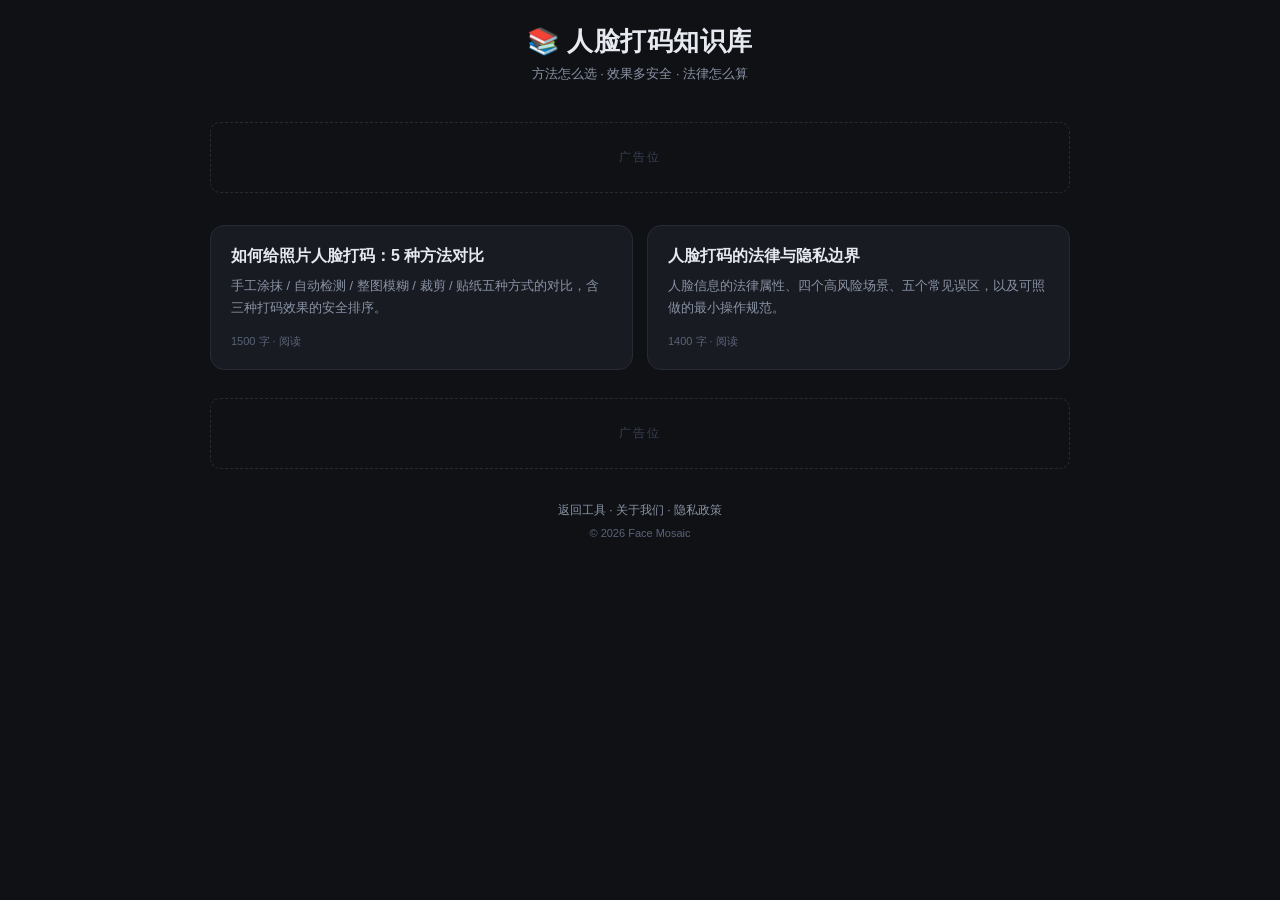
<file: blog/index.html>
<!DOCTYPE html>
<html lang="zh-CN">
<head>
<meta charset="UTF-8">
<meta name="viewport" content="width=device-width, initial-scale=1.0">
<title>人脸打码知识库 · 方法与法律</title>
<meta name="description" content="人脸打码实用指南：五种方法对比、三种效果的安全排序、法律风险与操作规范。">
<link rel="canonical" href="https://haixiansheng.github.io/face-mosaic/blog/" />
<link rel="stylesheet" href="../style.css">
<link rel="icon" type="image/png" sizes="32x32" href="../favicon-32.png">
<link rel="icon" type="image/png" sizes="512x512" href="../favicon-512.png">
<link rel="apple-touch-icon" sizes="180x180" href="../apple-touch-icon.png">
<meta name="theme-color" content="#0b0d11">
<meta property="og:type" content="website">
<meta property="og:site_name" content="免费在线图片工具">
<meta property="og:title" content="人脸打码知识库 · 方法与法律">
<meta property="og:description" content="人脸打码实用指南：五种方法对比、三种效果的安全排序、法律风险与操作规范。">
<meta property="og:url" content="https://haixiansheng.github.io/face-mosaic/blog/">
<meta property="og:image" content="https://haixiansheng.github.io/face-mosaic/og-zh.png">
<meta property="og:image:width" content="1200">
<meta property="og:image:height" content="630">
<meta property="og:locale" content="zh_CN">
<meta name="twitter:card" content="summary_large_image">
<meta name="twitter:title" content="人脸打码知识库 · 方法与法律">
<meta name="twitter:description" content="人脸打码实用指南：五种方法对比、三种效果的安全排序、法律风险与操作规范。">
<meta name="twitter:image" content="https://haixiansheng.github.io/face-mosaic/og-zh.png">
</head>
<body>
<div class="app">
  <header>
    <h1>📚 人脸打码知识库</h1>
    <p class="sub">方法怎么选 · 效果多安全 · 法律怎么算</p>
  </header>

  <div class="ad-slot ad-top"></div>

  <div class="cards">
    <a class="card" href="how-to-blur-faces.html">
      <h3>如何给照片人脸打码：5 种方法对比</h3>
      <p>手工涂抹 / 自动检测 / 整图模糊 / 裁剪 / 贴纸五种方式的对比，含三种打码效果的安全排序。</p>
      <span class="card-meta">1500 字 · 阅读</span>
    </a>
    <a class="card" href="face-blur-law-and-privacy.html">
      <h3>人脸打码的法律与隐私边界</h3>
      <p>人脸信息的法律属性、四个高风险场景、五个常见误区，以及可照做的最小操作规范。</p>
      <span class="card-meta">1400 字 · 阅读</span>
    </a>
  </div>

  <div class="ad-slot ad-bottom"></div>

  <footer>
    <nav class="foot-nav">
      <a href="../index.html">返回工具</a> ·
      <a href="../about.html">关于我们</a> ·
      <a href="../privacy.html">隐私政策</a>
    </nav>
    <p class="copy">© 2026 Face Mosaic</p>
  </footer>
</div>
</body>
</html>
</file>
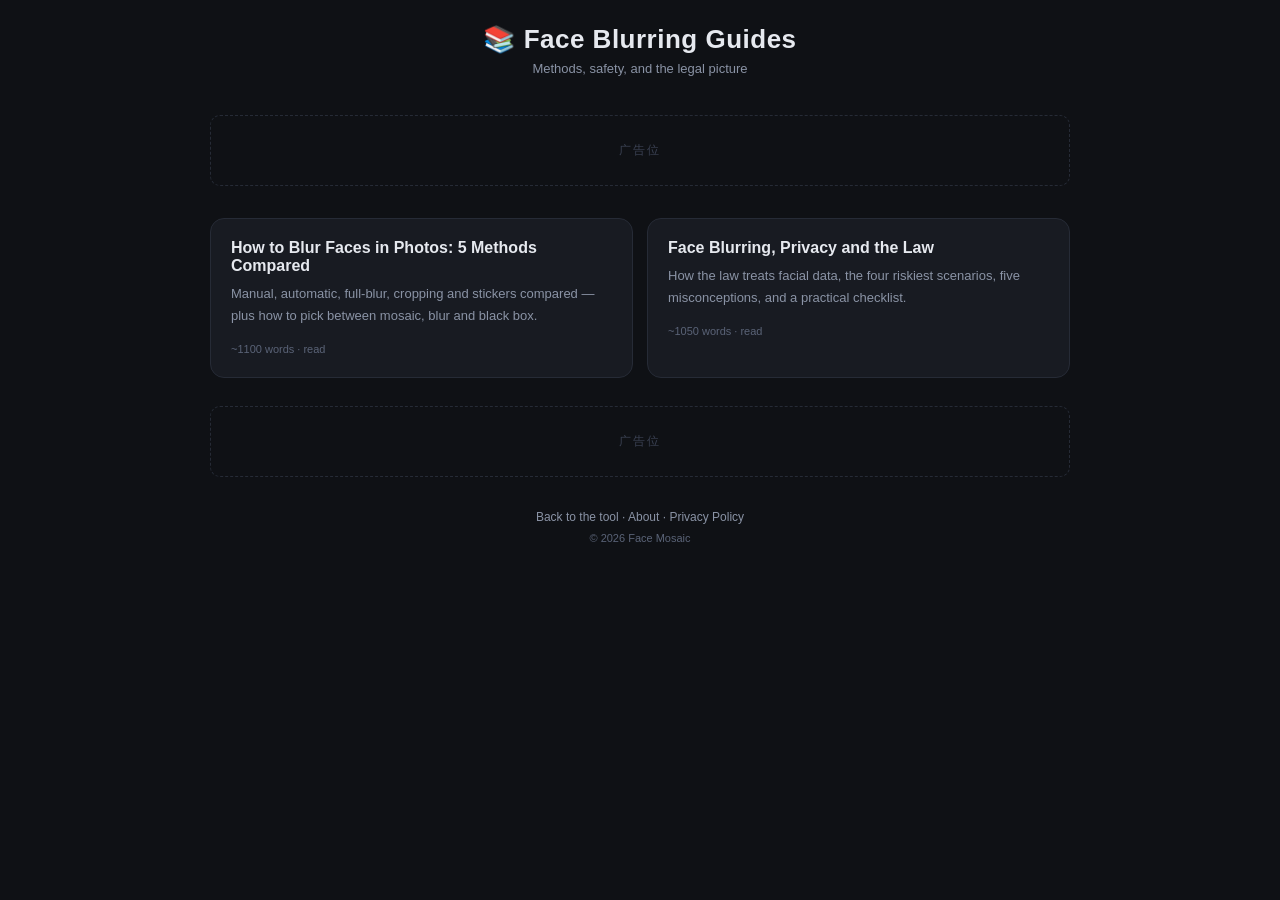
<file: en/blog/index.html>
<!DOCTYPE html>
<html lang="en">
<head>
<meta charset="UTF-8">
<meta name="viewport" content="width=device-width, initial-scale=1.0">
<title>Face Blurring Guides · Methods & Law</title>
<meta name="description" content="Practical guides to face blurring: method comparison, safety of each effect, and the legal considerations.">
<link rel="canonical" href="https://haixiansheng.github.io/face-mosaic/en/blog/" />
<link rel="stylesheet" href="../../style.css">
<link rel="icon" type="image/png" sizes="32x32" href="../../favicon-32.png">
<link rel="icon" type="image/png" sizes="512x512" href="../../favicon-512.png">
<link rel="apple-touch-icon" sizes="180x180" href="../../apple-touch-icon.png">
<meta name="theme-color" content="#0b0d11">
<meta property="og:type" content="website">
<meta property="og:site_name" content="Free Online Image Tools">
<meta property="og:title" content="Face Blurring Guides · Methods & Law">
<meta property="og:description" content="Practical guides to face blurring: method comparison, safety of each effect, and the legal considerations.">
<meta property="og:url" content="https://haixiansheng.github.io/face-mosaic/en/blog/">
<meta property="og:image" content="https://haixiansheng.github.io/face-mosaic/og-en.png">
<meta property="og:image:width" content="1200">
<meta property="og:image:height" content="630">
<meta property="og:locale" content="en_US">
<meta name="twitter:card" content="summary_large_image">
<meta name="twitter:title" content="Face Blurring Guides · Methods & Law">
<meta name="twitter:description" content="Practical guides to face blurring: method comparison, safety of each effect, and the legal considerations.">
<meta name="twitter:image" content="https://haixiansheng.github.io/face-mosaic/og-en.png">
</head>
<body>
<div class="app">
  <header>
    <h1>📚 Face Blurring Guides</h1>
    <p class="sub">Methods, safety, and the legal picture</p>
  </header>

  <div class="ad-slot ad-top"></div>

  <div class="cards">
    <a class="card" href="how-to-blur-faces.html">
      <h3>How to Blur Faces in Photos: 5 Methods Compared</h3>
      <p>Manual, automatic, full-blur, cropping and stickers compared — plus how to pick between mosaic, blur and black box.</p>
      <span class="card-meta">~1100 words · read</span>
    </a>
    <a class="card" href="face-blur-law-and-privacy.html">
      <h3>Face Blurring, Privacy and the Law</h3>
      <p>How the law treats facial data, the four riskiest scenarios, five misconceptions, and a practical checklist.</p>
      <span class="card-meta">~1050 words · read</span>
    </a>
  </div>

  <div class="ad-slot ad-bottom"></div>

  <footer>
    <nav class="foot-nav">
      <a href="../../en/index.html">Back to the tool</a> ·
      <a href="../about.html">About</a> ·
      <a href="../privacy.html">Privacy Policy</a>
    </nav>
    <p class="copy">© 2026 Face Mosaic</p>
  </footer>
</div>
</body>
</html>
</file>
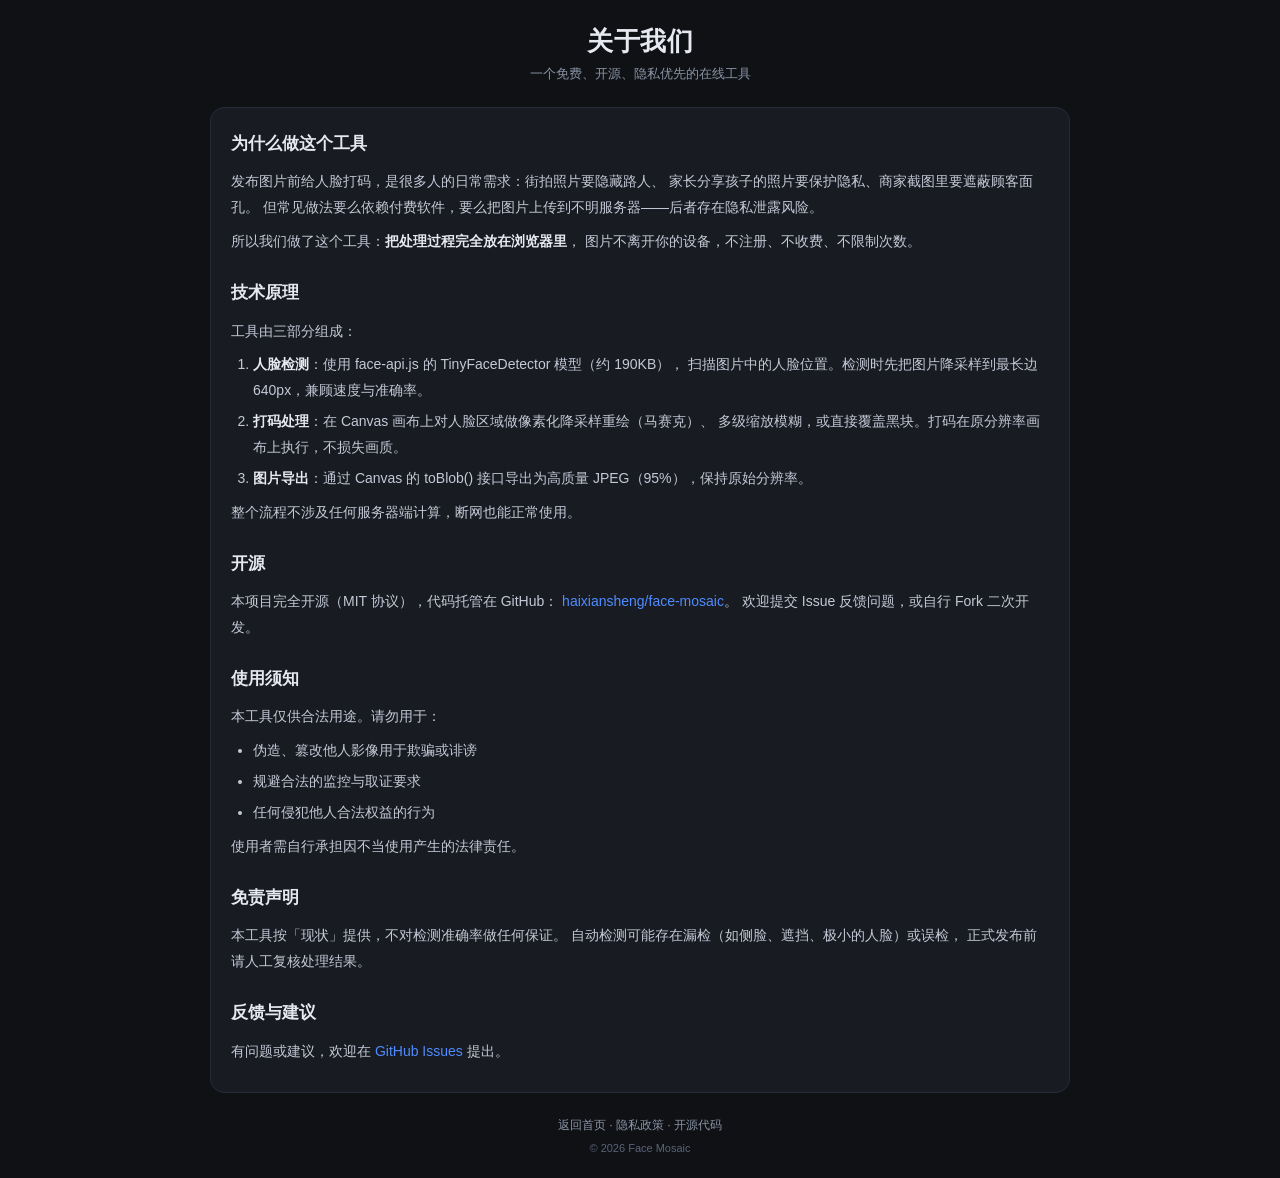
<file: about.html>
<!DOCTYPE html>
<html lang="zh-CN">
<head>
<meta charset="UTF-8">
<meta name="viewport" content="width=device-width, initial-scale=1.0">
<title>关于我们 · 人脸马赛克工具</title>
<meta name="description" content="关于人脸马赛克工具：为什么做这个工具、技术原理、开源说明。">
<link rel="stylesheet" href="style.css">
<link rel="canonical" href="https://haixiansheng.github.io/face-mosaic/about.html" />
<link rel="alternate" hreflang="zh-CN" href="https://haixiansheng.github.io/face-mosaic/about.html" />
<link rel="alternate" hreflang="en" href="https://haixiansheng.github.io/face-mosaic/en/about.html" />
<link rel="icon" type="image/png" sizes="32x32" href="favicon-32.png">
<link rel="icon" type="image/png" sizes="512x512" href="favicon-512.png">
<link rel="apple-touch-icon" sizes="180x180" href="apple-touch-icon.png">
<meta name="theme-color" content="#0b0d11">
<meta property="og:type" content="website">
<meta property="og:site_name" content="免费在线图片工具">
<meta property="og:title" content="关于我们 · 人脸马赛克工具">
<meta property="og:description" content="关于人脸马赛克工具：为什么做这个工具、技术原理、开源说明。">
<meta property="og:url" content="https://haixiansheng.github.io/face-mosaic/about.html">
<meta property="og:image" content="https://haixiansheng.github.io/face-mosaic/og-zh.png">
<meta property="og:image:width" content="1200">
<meta property="og:image:height" content="630">
<meta property="og:locale" content="zh_CN">
<meta name="twitter:card" content="summary_large_image">
<meta name="twitter:title" content="关于我们 · 人脸马赛克工具">
<meta name="twitter:description" content="关于人脸马赛克工具：为什么做这个工具、技术原理、开源说明。">
<meta name="twitter:image" content="https://haixiansheng.github.io/face-mosaic/og-zh.png">
</head>
<body>
<div class="app">
  <header>
    <h1>关于我们</h1>
    <p class="sub">一个免费、开源、隐私优先的在线工具</p>
  </header>

  <section class="panel content">
    <h2>为什么做这个工具</h2>
    <p>发布图片前给人脸打码，是很多人的日常需求：街拍照片要隐藏路人、
       家长分享孩子的照片要保护隐私、商家截图里要遮蔽顾客面孔。
       但常见做法要么依赖付费软件，要么把图片上传到不明服务器——后者存在隐私泄露风险。</p>
    <p>所以我们做了这个工具：<b>把处理过程完全放在浏览器里</b>，
       图片不离开你的设备，不注册、不收费、不限制次数。</p>

    <h2>技术原理</h2>
    <p>工具由三部分组成：</p>
    <ol>
      <li><b>人脸检测</b>：使用 face-api.js 的 TinyFaceDetector 模型（约 190KB），
          扫描图片中的人脸位置。检测时先把图片降采样到最长边 640px，兼顾速度与准确率。</li>
      <li><b>打码处理</b>：在 Canvas 画布上对人脸区域做像素化降采样重绘（马赛克）、
          多级缩放模糊，或直接覆盖黑块。打码在原分辨率画布上执行，不损失画质。</li>
      <li><b>图片导出</b>：通过 Canvas 的 toBlob() 接口导出为高质量 JPEG（95%），保持原始分辨率。</li>
    </ol>
    <p>整个流程不涉及任何服务器端计算，断网也能正常使用。</p>

    <h2>开源</h2>
    <p>本项目完全开源（MIT 协议），代码托管在 GitHub：
       <a href="https://github.com/haixiansheng/face-mosaic" target="_blank" rel="noopener">haixiansheng/face-mosaic</a>。
       欢迎提交 Issue 反馈问题，或自行 Fork 二次开发。</p>

    <h2>使用须知</h2>
    <p>本工具仅供合法用途。请勿用于：</p>
    <ul>
      <li>伪造、篡改他人影像用于欺骗或诽谤</li>
      <li>规避合法的监控与取证要求</li>
      <li>任何侵犯他人合法权益的行为</li>
    </ul>
    <p>使用者需自行承担因不当使用产生的法律责任。</p>

    <h2>免责声明</h2>
    <p>本工具按「现状」提供，不对检测准确率做任何保证。
       自动检测可能存在漏检（如侧脸、遮挡、极小的人脸）或误检，
       正式发布前请人工复核处理结果。</p>

    <h2>反馈与建议</h2>
    <p>有问题或建议，欢迎在
       <a href="https://github.com/haixiansheng/face-mosaic/issues" target="_blank" rel="noopener">GitHub Issues</a> 提出。</p>
  </section>

  <footer>
    <nav class="foot-nav">
      <a href="index.html">返回首页</a> ·
      <a href="privacy.html">隐私政策</a> ·
      <a href="https://github.com/haixiansheng/face-mosaic" target="_blank" rel="noopener">开源代码</a>
    </nav>
    <p class="copy">© 2026 Face Mosaic</p>
  </footer>
</div>
</body>
</html>
</file>
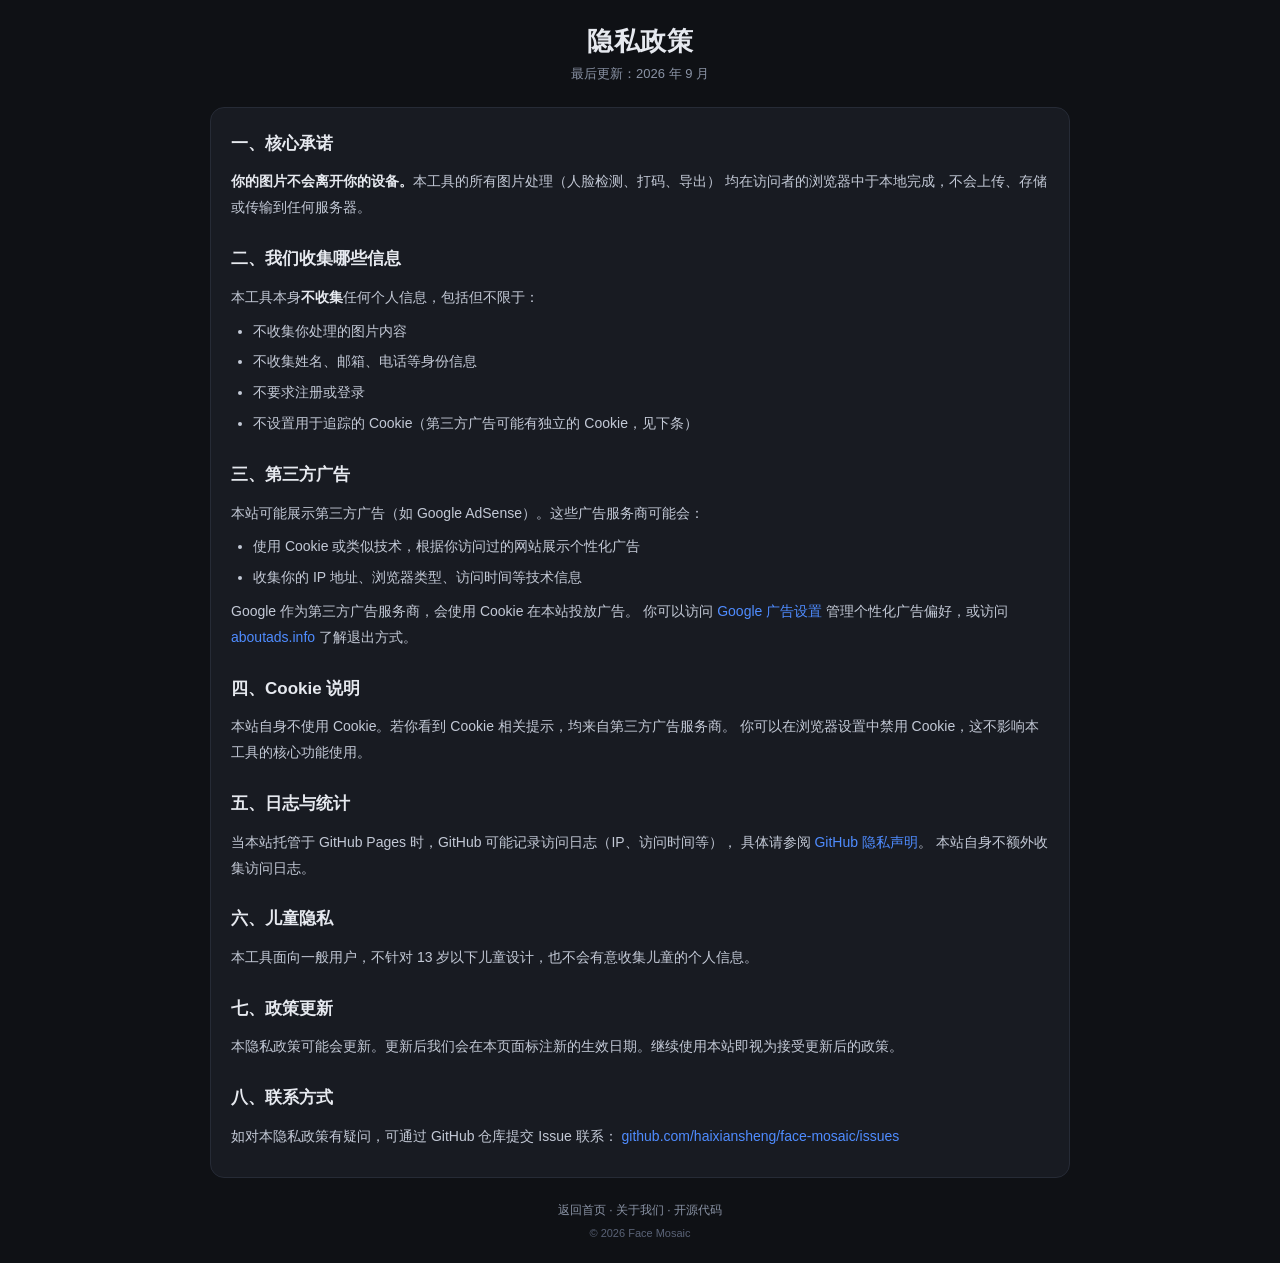
<file: privacy.html>
<!DOCTYPE html>
<html lang="zh-CN">
<head>
<meta charset="UTF-8">
<meta name="viewport" content="width=device-width, initial-scale=1.0">
<title>隐私政策 · 人脸马赛克工具</title>
<meta name="description" content="人脸马赛克工具的隐私政策，说明我们如何处理你的数据与隐私。">
<link rel="stylesheet" href="style.css">
<link rel="canonical" href="https://haixiansheng.github.io/face-mosaic/privacy.html" />
<link rel="alternate" hreflang="zh-CN" href="https://haixiansheng.github.io/face-mosaic/privacy.html" />
<link rel="alternate" hreflang="en" href="https://haixiansheng.github.io/face-mosaic/en/privacy.html" />
<link rel="icon" type="image/png" sizes="32x32" href="favicon-32.png">
<link rel="icon" type="image/png" sizes="512x512" href="favicon-512.png">
<link rel="apple-touch-icon" sizes="180x180" href="apple-touch-icon.png">
<meta name="theme-color" content="#0b0d11">
<meta property="og:type" content="website">
<meta property="og:site_name" content="免费在线图片工具">
<meta property="og:title" content="隐私政策 · 人脸马赛克工具">
<meta property="og:description" content="人脸马赛克工具的隐私政策，说明我们如何处理你的数据与隐私。">
<meta property="og:url" content="https://haixiansheng.github.io/face-mosaic/privacy.html">
<meta property="og:image" content="https://haixiansheng.github.io/face-mosaic/og-zh.png">
<meta property="og:image:width" content="1200">
<meta property="og:image:height" content="630">
<meta property="og:locale" content="zh_CN">
<meta name="twitter:card" content="summary_large_image">
<meta name="twitter:title" content="隐私政策 · 人脸马赛克工具">
<meta name="twitter:description" content="人脸马赛克工具的隐私政策，说明我们如何处理你的数据与隐私。">
<meta name="twitter:image" content="https://haixiansheng.github.io/face-mosaic/og-zh.png">
</head>
<body>
<div class="app">
  <header>
    <h1>隐私政策</h1>
    <p class="sub">最后更新：2026 年 9 月</p>
  </header>

  <section class="panel content">
    <h2>一、核心承诺</h2>
    <p><b>你的图片不会离开你的设备。</b>本工具的所有图片处理（人脸检测、打码、导出）
       均在访问者的浏览器中于本地完成，不会上传、存储或传输到任何服务器。</p>

    <h2>二、我们收集哪些信息</h2>
    <p>本工具本身<b>不收集</b>任何个人信息，包括但不限于：</p>
    <ul>
      <li>不收集你处理的图片内容</li>
      <li>不收集姓名、邮箱、电话等身份信息</li>
      <li>不要求注册或登录</li>
      <li>不设置用于追踪的 Cookie（第三方广告可能有独立的 Cookie，见下条）</li>
    </ul>

    <h2>三、第三方广告</h2>
    <p>本站可能展示第三方广告（如 Google AdSense）。这些广告服务商可能会：</p>
    <ul>
      <li>使用 Cookie 或类似技术，根据你访问过的网站展示个性化广告</li>
      <li>收集你的 IP 地址、浏览器类型、访问时间等技术信息</li>
    </ul>
    <p>Google 作为第三方广告服务商，会使用 Cookie 在本站投放广告。
       你可以访问 <a href="https://www.google.com/settings/ads" target="_blank" rel="noopener">Google 广告设置</a>
       管理个性化广告偏好，或访问
       <a href="https://www.aboutads.info/choices/" target="_blank" rel="noopener">aboutads.info</a>
       了解退出方式。</p>

    <h2>四、Cookie 说明</h2>
    <p>本站自身不使用 Cookie。若你看到 Cookie 相关提示，均来自第三方广告服务商。
       你可以在浏览器设置中禁用 Cookie，这不影响本工具的核心功能使用。</p>

    <h2>五、日志与统计</h2>
    <p>当本站托管于 GitHub Pages 时，GitHub 可能记录访问日志（IP、访问时间等），
       具体请参阅
       <a href="https://docs.github.com/site-policy/privacy-policies/github-privacy-statement" target="_blank" rel="noopener">GitHub 隐私声明</a>。
       本站自身不额外收集访问日志。</p>

    <h2>六、儿童隐私</h2>
    <p>本工具面向一般用户，不针对 13 岁以下儿童设计，也不会有意收集儿童的个人信息。</p>

    <h2>七、政策更新</h2>
    <p>本隐私政策可能会更新。更新后我们会在本页面标注新的生效日期。继续使用本站即视为接受更新后的政策。</p>

    <h2>八、联系方式</h2>
    <p>如对本隐私政策有疑问，可通过 GitHub 仓库提交 Issue 联系：
       <a href="https://github.com/haixiansheng/face-mosaic/issues" target="_blank" rel="noopener">github.com/haixiansheng/face-mosaic/issues</a></p>
  </section>

  <footer>
    <nav class="foot-nav">
      <a href="index.html">返回首页</a> ·
      <a href="about.html">关于我们</a> ·
      <a href="https://github.com/haixiansheng/face-mosaic" target="_blank" rel="noopener">开源代码</a>
    </nav>
    <p class="copy">© 2026 Face Mosaic</p>
  </footer>
</div>
</body>
</html>
</file>
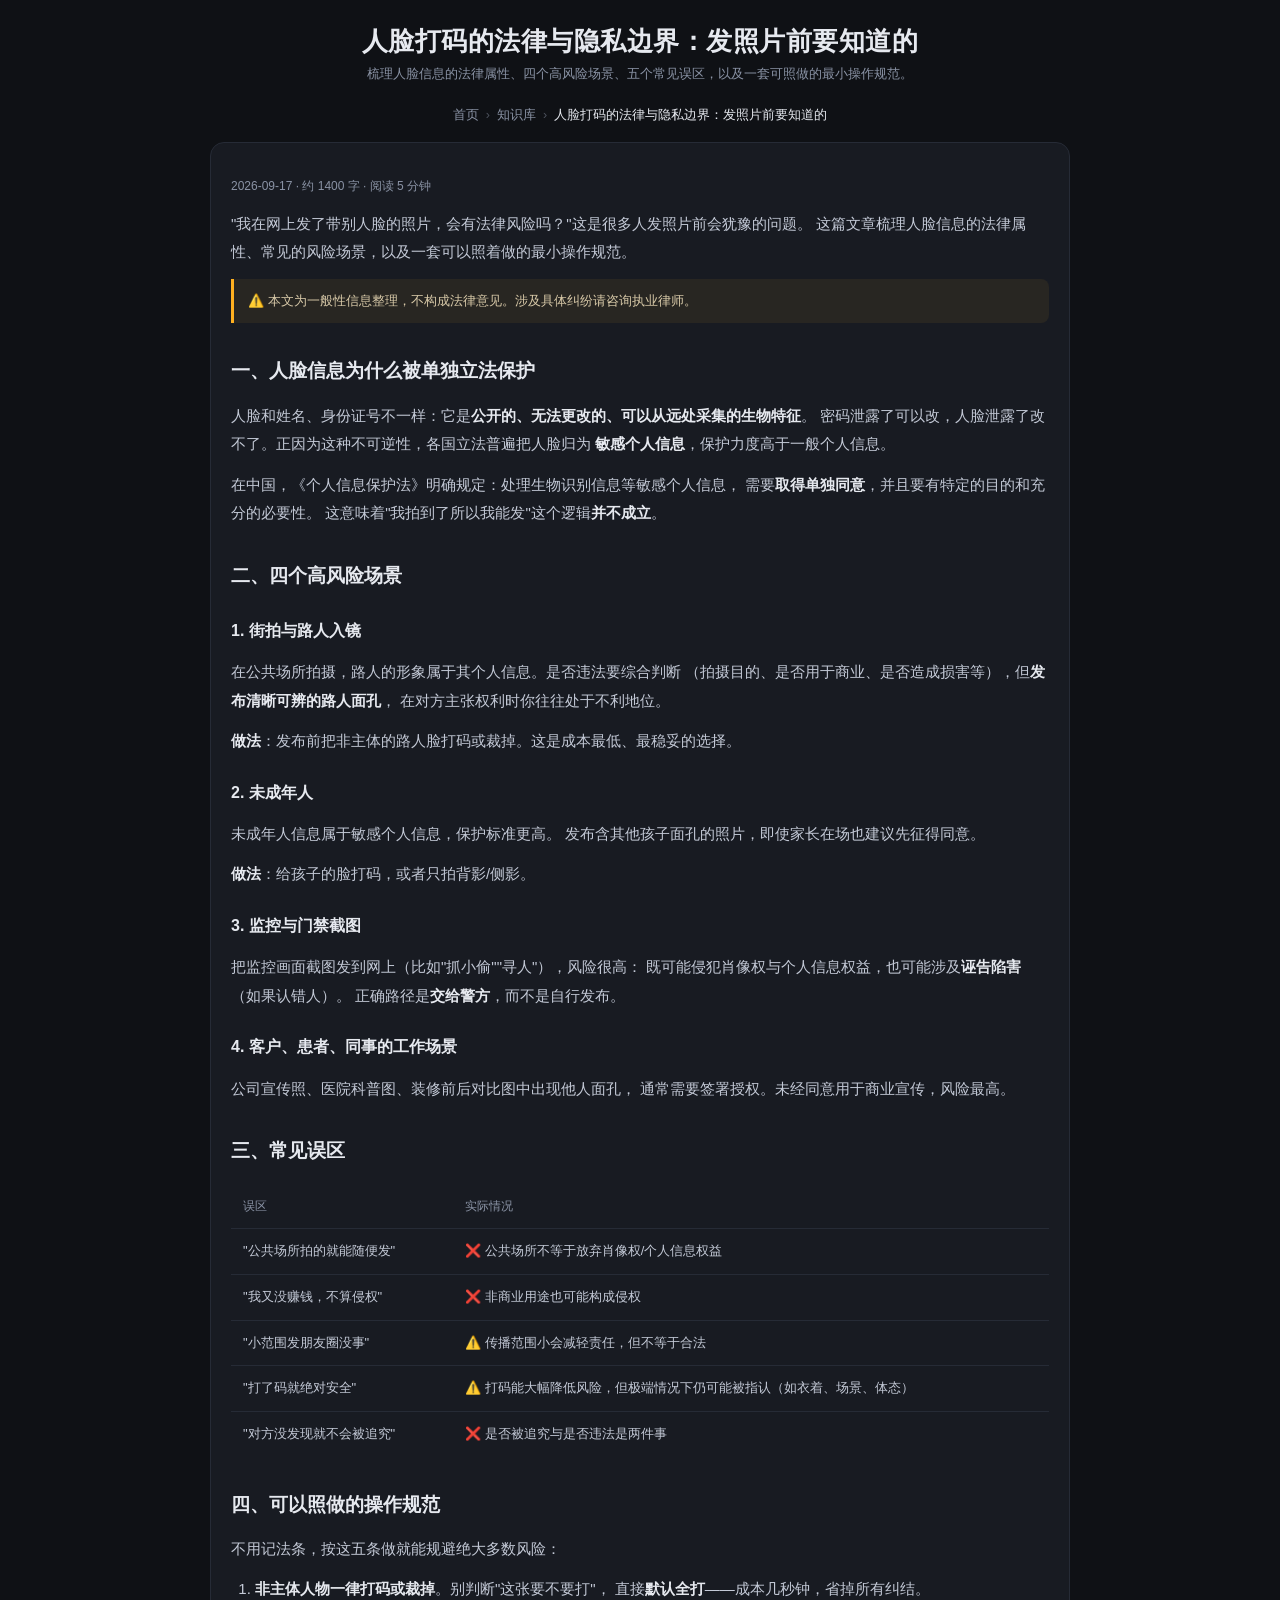
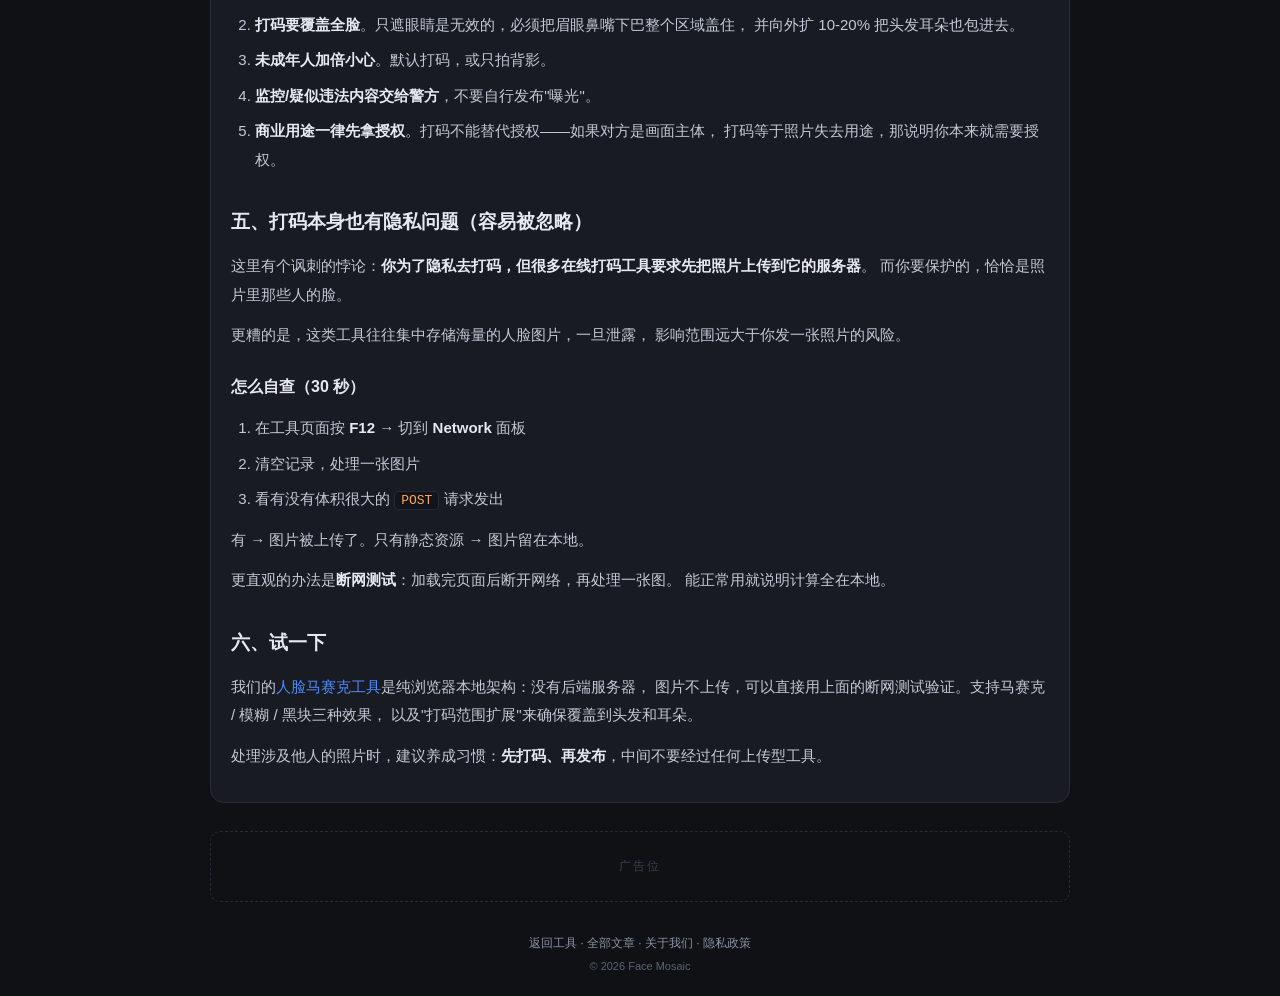
<file: blog/face-blur-law-and-privacy.html>
<!DOCTYPE html>
<html lang="zh-CN">
<head>
<meta charset="UTF-8">
<meta name="viewport" content="width=device-width, initial-scale=1.0">
<title>人脸打码的法律与隐私边界：发照片前要知道的 · 人脸马赛克工具</title>
<meta name="description" content="梳理人脸信息的法律属性、四个高风险场景、五个常见误区，以及一套可照做的最小操作规范。">
<link rel="canonical" href="https://haixiansheng.github.io/face-mosaic/blog/face-blur-law-and-privacy.html" />
<link rel="stylesheet" href="../style.css">
<link rel="icon" type="image/png" sizes="32x32" href="../favicon-32.png">
<link rel="icon" type="image/png" sizes="512x512" href="../favicon-512.png">
<link rel="apple-touch-icon" sizes="180x180" href="../apple-touch-icon.png">
<meta name="theme-color" content="#0b0d11">
<meta property="og:type" content="website">
<meta property="og:site_name" content="免费在线图片工具">
<meta property="og:title" content="人脸打码的法律与隐私边界：发照片前要知道的 · 人脸马赛克工具">
<meta property="og:description" content="梳理人脸信息的法律属性、四个高风险场景、五个常见误区，以及一套可照做的最小操作规范。">
<meta property="og:url" content="https://haixiansheng.github.io/face-mosaic/blog/face-blur-law-and-privacy.html">
<meta property="og:image" content="https://haixiansheng.github.io/face-mosaic/og-zh.png">
<meta property="og:image:width" content="1200">
<meta property="og:image:height" content="630">
<meta property="og:locale" content="zh_CN">
<meta name="twitter:card" content="summary_large_image">
<meta name="twitter:title" content="人脸打码的法律与隐私边界：发照片前要知道的 · 人脸马赛克工具">
<meta name="twitter:description" content="梳理人脸信息的法律属性、四个高风险场景、五个常见误区，以及一套可照做的最小操作规范。">
<meta name="twitter:image" content="https://haixiansheng.github.io/face-mosaic/og-zh.png">
<script type="application/ld+json">
{
  "@context": "https://schema.org",
  "@type": "BreadcrumbList",
  "itemListElement": [
    {
      "@type": "ListItem",
      "position": 1,
      "name": "首页",
      "item": "https://haixiansheng.github.io/face-mosaic/"
    },
    {
      "@type": "ListItem",
      "position": 2,
      "name": "知识库",
      "item": "https://haixiansheng.github.io/face-mosaic/blog/"
    },
    {
      "@type": "ListItem",
      "position": 3,
      "name": "人脸打码的法律与隐私边界：发照片前要知道的"
    }
  ]
}
</script>
</head>
<body>
<div class="app">
  <header>
    <h1>人脸打码的法律与隐私边界：发照片前要知道的</h1>
    <p class="sub">梳理人脸信息的法律属性、四个高风险场景、五个常见误区，以及一套可照做的最小操作规范。</p>
  </header>

    <nav class="breadcrumb" aria-label="Breadcrumb">
      <a href="https://haixiansheng.github.io/face-mosaic/">首页</a><span class="sep">›</span><a href="https://haixiansheng.github.io/face-mosaic/blog/">知识库</a><span class="sep">›</span><span class="cur">人脸打码的法律与隐私边界：发照片前要知道的</span>
    </nav>

  <section class="panel content article">

    <p class="article-meta">2026-09-17 · 约 1400 字 · 阅读 5 分钟</p>

    <p>"我在网上发了带别人脸的照片，会有法律风险吗？"这是很多人发照片前会犹豫的问题。
       这篇文章梳理人脸信息的法律属性、常见的风险场景，以及一套可以照着做的最小操作规范。</p>
    <p class="article-note">⚠️ 本文为一般性信息整理，不构成法律意见。涉及具体纠纷请咨询执业律师。</p>

    <h2>一、人脸信息为什么被单独立法保护</h2>
    <p>人脸和姓名、身份证号不一样：它是<b>公开的、无法更改的、可以从远处采集的生物特征</b>。
       密码泄露了可以改，人脸泄露了改不了。正因为这种不可逆性，各国立法普遍把人脸归为
       <b>敏感个人信息</b>，保护力度高于一般个人信息。</p>
    <p>在中国，《个人信息保护法》明确规定：处理生物识别信息等敏感个人信息，
       需要<b>取得单独同意</b>，并且要有特定的目的和充分的必要性。
       这意味着"我拍到了所以我能发"这个逻辑<b>并不成立</b>。</p>

    <h2>二、四个高风险场景</h2>

    <h3>1. 街拍与路人入镜</h3>
    <p>在公共场所拍摄，路人的形象属于其个人信息。是否违法要综合判断
       （拍摄目的、是否用于商业、是否造成损害等），但<b>发布清晰可辨的路人面孔</b>，
       在对方主张权利时你往往处于不利地位。</p>
    <p><b>做法</b>：发布前把非主体的路人脸打码或裁掉。这是成本最低、最稳妥的选择。</p>

    <h3>2. 未成年人</h3>
    <p>未成年人信息属于敏感个人信息，保护标准更高。
       发布含其他孩子面孔的照片，即使家长在场也建议先征得同意。</p>
    <p><b>做法</b>：给孩子的脸打码，或者只拍背影/侧影。</p>

    <h3>3. 监控与门禁截图</h3>
    <p>把监控画面截图发到网上（比如"抓小偷""寻人"），风险很高：
       既可能侵犯肖像权与个人信息权益，也可能涉及<b>诬告陷害</b>（如果认错人）。
       正确路径是<b>交给警方</b>，而不是自行发布。</p>

    <h3>4. 客户、患者、同事的工作场景</h3>
    <p>公司宣传照、医院科普图、装修前后对比图中出现他人面孔，
       通常需要签署授权。未经同意用于商业宣传，风险最高。</p>

    <h2>三、常见误区</h2>
    <table class="compare-table">
      <thead><tr><th>误区</th><th>实际情况</th></tr></thead>
      <tbody>
        <tr><td>"公共场所拍的就能随便发"</td><td>❌ 公共场所不等于放弃肖像权/个人信息权益</td></tr>
        <tr><td>"我又没赚钱，不算侵权"</td><td>❌ 非商业用途也可能构成侵权</td></tr>
        <tr><td>"小范围发朋友圈没事"</td><td>⚠️ 传播范围小会减轻责任，但不等于合法</td></tr>
        <tr><td>"打了码就绝对安全"</td><td>⚠️ 打码能大幅降低风险，但极端情况下仍可能被指认（如衣着、场景、体态）</td></tr>
        <tr><td>"对方没发现就不会被追究"</td><td>❌ 是否被追究与是否违法是两件事</td></tr>
      </tbody>
    </table>

    <h2>四、可以照做的操作规范</h2>
    <p>不用记法条，按这五条做就能规避绝大多数风险：</p>
    <ol>
      <li><b>非主体人物一律打码或裁掉</b>。别判断"这张要不要打"，
          直接<b>默认全打</b>——成本几秒钟，省掉所有纠结。</li>
      <li><b>打码要覆盖全脸</b>。只遮眼睛是无效的，必须把眉眼鼻嘴下巴整个区域盖住，
          并向外扩 10-20% 把头发耳朵也包进去。</li>
      <li><b>未成年人加倍小心</b>。默认打码，或只拍背影。</li>
      <li><b>监控/疑似违法内容交给警方</b>，不要自行发布"曝光"。</li>
      <li><b>商业用途一律先拿授权</b>。打码不能替代授权——如果对方是画面主体，
          打码等于照片失去用途，那说明你本来就需要授权。</li>
    </ol>

    <h2>五、打码本身也有隐私问题（容易被忽略）</h2>
    <p>这里有个讽刺的悖论：<b>你为了隐私去打码，但很多在线打码工具要求先把照片上传到它的服务器</b>。
       而你要保护的，恰恰是照片里那些人的脸。</p>
    <p>更糟的是，这类工具往往集中存储海量的人脸图片，一旦泄露，
       影响范围远大于你发一张照片的风险。</p>
    <h3>怎么自查（30 秒）</h3>
    <ol>
      <li>在工具页面按 <b>F12</b> → 切到 <b>Network</b> 面板</li>
      <li>清空记录，处理一张图片</li>
      <li>看有没有体积很大的 <code>POST</code> 请求发出</li>
    </ol>
    <p>有 → 图片被上传了。只有静态资源 → 图片留在本地。</p>
    <p>更直观的办法是<b>断网测试</b>：加载完页面后断开网络，再处理一张图。
       能正常用就说明计算全在本地。</p>

    <h2>六、试一下</h2>
    <p>我们的<a href="../index.html">人脸马赛克工具</a>是纯浏览器本地架构：没有后端服务器，
       图片不上传，可以直接用上面的断网测试验证。支持马赛克 / 模糊 / 黑块三种效果，
       以及"打码范围扩展"来确保覆盖到头发和耳朵。</p>
    <p>处理涉及他人的照片时，建议养成习惯：<b>先打码、再发布</b>，中间不要经过任何上传型工具。</p>

  </section>
  <div class="ad-slot ad-bottom"></div>
  <footer>
    <nav class="foot-nav">
      <a href="../index.html">返回工具</a> ·
      <a href="index.html">全部文章</a> ·
      <a href="../about.html">关于我们</a> ·
      <a href="../privacy.html">隐私政策</a>
    </nav>
    <p class="copy">© 2026 Face Mosaic</p>
  </footer>
</div>
</body>
</html>
</file>
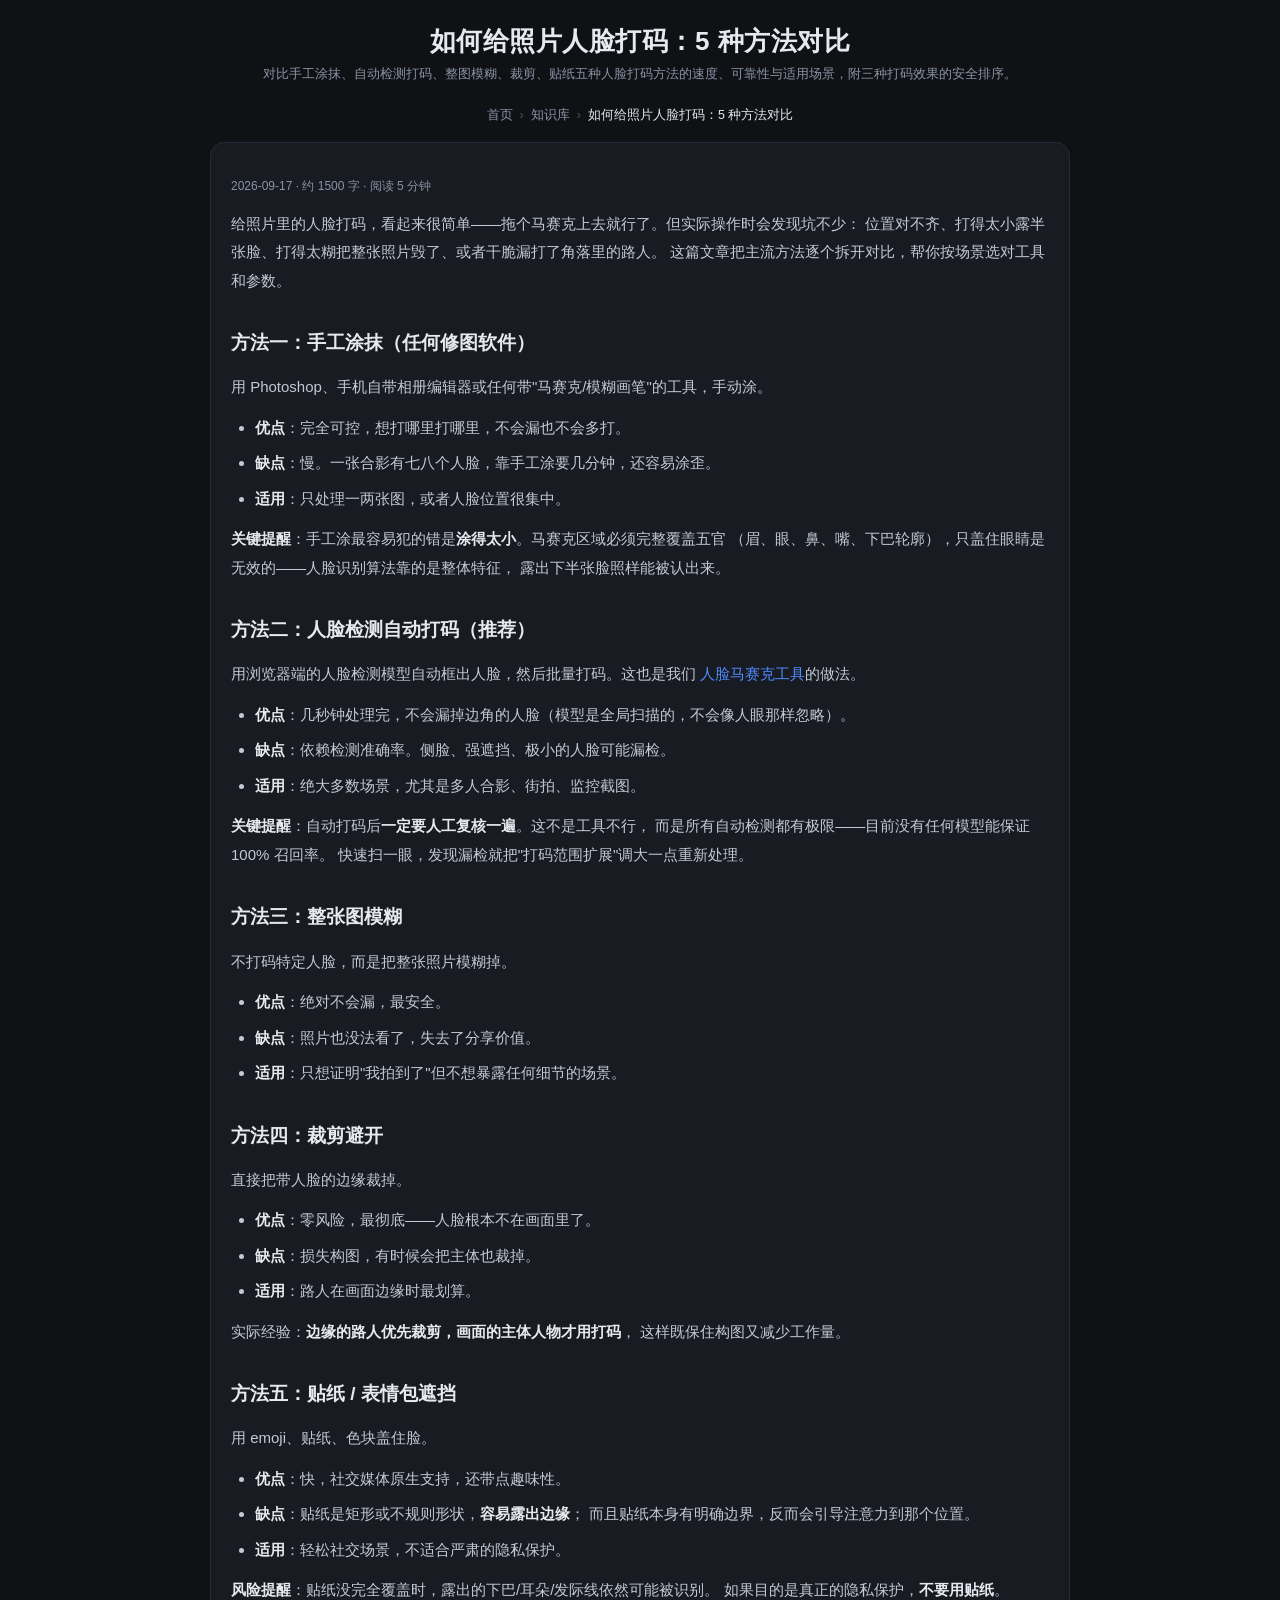
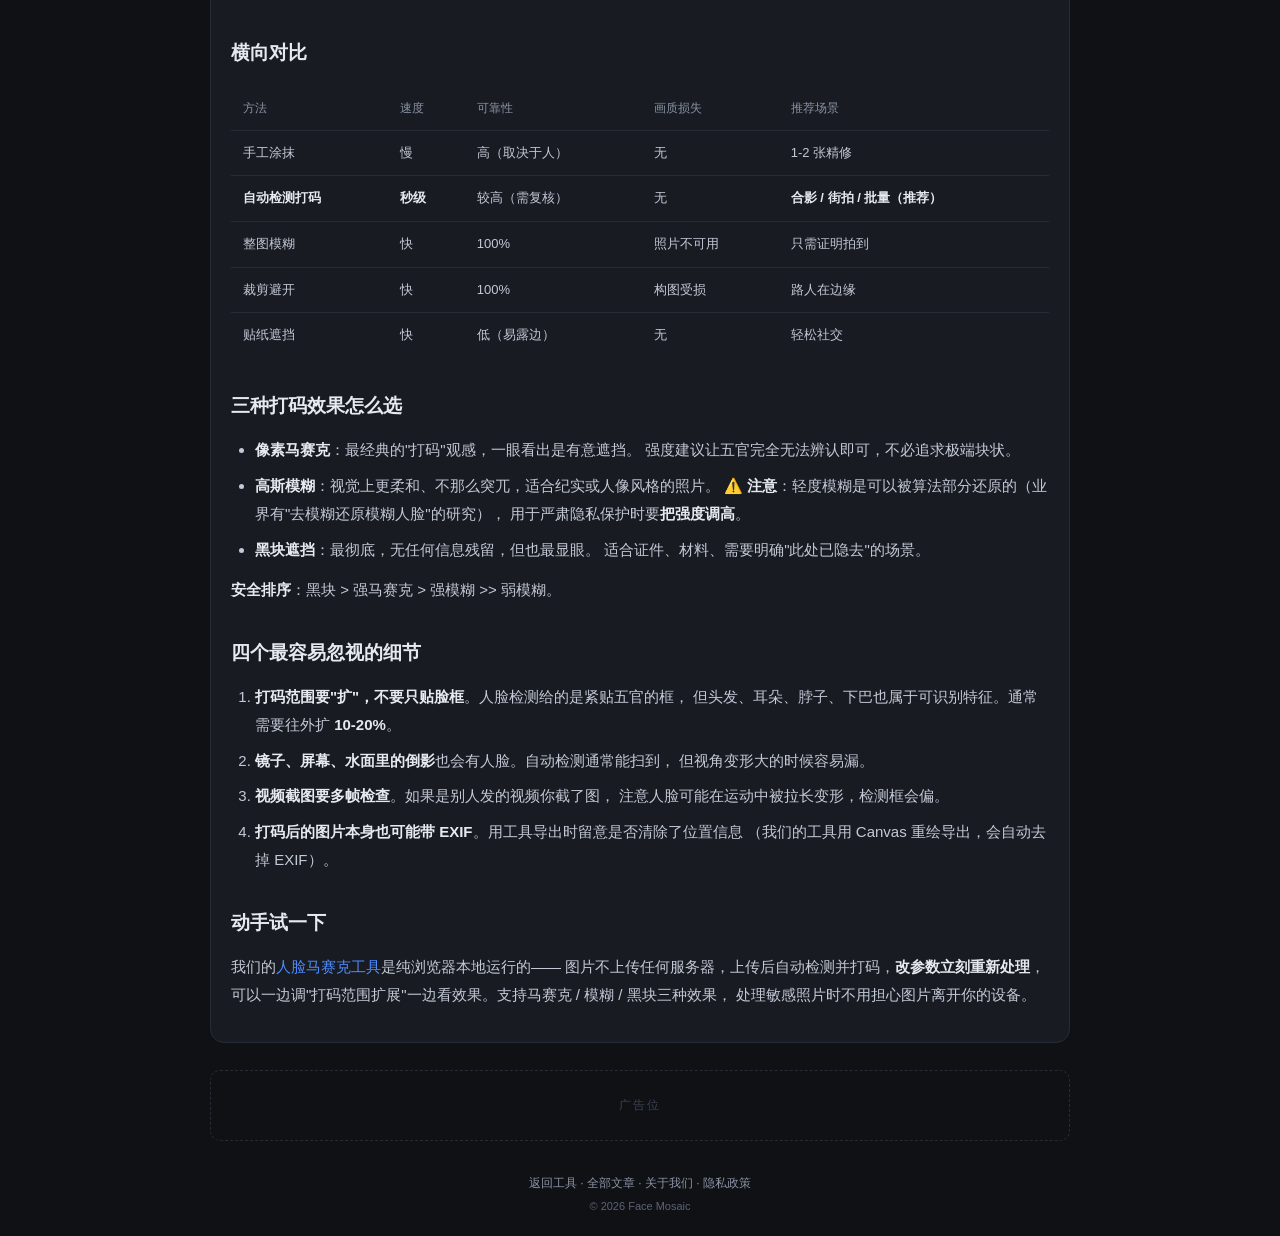
<file: blog/how-to-blur-faces.html>
<!DOCTYPE html>
<html lang="zh-CN">
<head>
<meta charset="UTF-8">
<meta name="viewport" content="width=device-width, initial-scale=1.0">
<title>如何给照片人脸打码：5 种方法对比 · 人脸马赛克工具</title>
<meta name="description" content="对比手工涂抹、自动检测打码、整图模糊、裁剪、贴纸五种人脸打码方法的速度、可靠性与适用场景，附三种打码效果的安全排序。">
<link rel="canonical" href="https://haixiansheng.github.io/face-mosaic/blog/how-to-blur-faces.html" />
<link rel="stylesheet" href="../style.css">
<link rel="icon" type="image/png" sizes="32x32" href="../favicon-32.png">
<link rel="icon" type="image/png" sizes="512x512" href="../favicon-512.png">
<link rel="apple-touch-icon" sizes="180x180" href="../apple-touch-icon.png">
<meta name="theme-color" content="#0b0d11">
<meta property="og:type" content="website">
<meta property="og:site_name" content="免费在线图片工具">
<meta property="og:title" content="如何给照片人脸打码：5 种方法对比 · 人脸马赛克工具">
<meta property="og:description" content="对比手工涂抹、自动检测打码、整图模糊、裁剪、贴纸五种人脸打码方法的速度、可靠性与适用场景，附三种打码效果的安全排序。">
<meta property="og:url" content="https://haixiansheng.github.io/face-mosaic/blog/how-to-blur-faces.html">
<meta property="og:image" content="https://haixiansheng.github.io/face-mosaic/og-zh.png">
<meta property="og:image:width" content="1200">
<meta property="og:image:height" content="630">
<meta property="og:locale" content="zh_CN">
<meta name="twitter:card" content="summary_large_image">
<meta name="twitter:title" content="如何给照片人脸打码：5 种方法对比 · 人脸马赛克工具">
<meta name="twitter:description" content="对比手工涂抹、自动检测打码、整图模糊、裁剪、贴纸五种人脸打码方法的速度、可靠性与适用场景，附三种打码效果的安全排序。">
<meta name="twitter:image" content="https://haixiansheng.github.io/face-mosaic/og-zh.png">
<script type="application/ld+json">
{
  "@context": "https://schema.org",
  "@type": "BreadcrumbList",
  "itemListElement": [
    {
      "@type": "ListItem",
      "position": 1,
      "name": "首页",
      "item": "https://haixiansheng.github.io/face-mosaic/"
    },
    {
      "@type": "ListItem",
      "position": 2,
      "name": "知识库",
      "item": "https://haixiansheng.github.io/face-mosaic/blog/"
    },
    {
      "@type": "ListItem",
      "position": 3,
      "name": "如何给照片人脸打码：5 种方法对比"
    }
  ]
}
</script>
</head>
<body>
<div class="app">
  <header>
    <h1>如何给照片人脸打码：5 种方法对比</h1>
    <p class="sub">对比手工涂抹、自动检测打码、整图模糊、裁剪、贴纸五种人脸打码方法的速度、可靠性与适用场景，附三种打码效果的安全排序。</p>
  </header>

    <nav class="breadcrumb" aria-label="Breadcrumb">
      <a href="https://haixiansheng.github.io/face-mosaic/">首页</a><span class="sep">›</span><a href="https://haixiansheng.github.io/face-mosaic/blog/">知识库</a><span class="sep">›</span><span class="cur">如何给照片人脸打码：5 种方法对比</span>
    </nav>

  <section class="panel content article">

    <p class="article-meta">2026-09-17 · 约 1500 字 · 阅读 5 分钟</p>

    <p>给照片里的人脸打码，看起来很简单——拖个马赛克上去就行了。但实际操作时会发现坑不少：
       位置对不齐、打得太小露半张脸、打得太糊把整张照片毁了、或者干脆漏打了角落里的路人。
       这篇文章把主流方法逐个拆开对比，帮你按场景选对工具和参数。</p>

    <h2>方法一：手工涂抹（任何修图软件）</h2>
    <p>用 Photoshop、手机自带相册编辑器或任何带"马赛克/模糊画笔"的工具，手动涂。</p>
    <ul>
      <li><b>优点</b>：完全可控，想打哪里打哪里，不会漏也不会多打。</li>
      <li><b>缺点</b>：慢。一张合影有七八个人脸，靠手工涂要几分钟，还容易涂歪。</li>
      <li><b>适用</b>：只处理一两张图，或者人脸位置很集中。</li>
    </ul>
    <p><b>关键提醒</b>：手工涂最容易犯的错是<b>涂得太小</b>。马赛克区域必须完整覆盖五官
       （眉、眼、鼻、嘴、下巴轮廓），只盖住眼睛是无效的——人脸识别算法靠的是整体特征，
       露出下半张脸照样能被认出来。</p>

    <h2>方法二：人脸检测自动打码（推荐）</h2>
    <p>用浏览器端的人脸检测模型自动框出人脸，然后批量打码。这也是我们
       <a href="../index.html">人脸马赛克工具</a>的做法。</p>
    <ul>
      <li><b>优点</b>：几秒钟处理完，不会漏掉边角的人脸（模型是全局扫描的，不会像人眼那样忽略）。</li>
      <li><b>缺点</b>：依赖检测准确率。侧脸、强遮挡、极小的人脸可能漏检。</li>
      <li><b>适用</b>：绝大多数场景，尤其是多人合影、街拍、监控截图。</li>
    </ul>
    <p><b>关键提醒</b>：自动打码后<b>一定要人工复核一遍</b>。这不是工具不行，
       而是所有自动检测都有极限——目前没有任何模型能保证 100% 召回率。
       快速扫一眼，发现漏检就把"打码范围扩展"调大一点重新处理。</p>

    <h2>方法三：整张图模糊</h2>
    <p>不打码特定人脸，而是把整张照片模糊掉。</p>
    <ul>
      <li><b>优点</b>：绝对不会漏，最安全。</li>
      <li><b>缺点</b>：照片也没法看了，失去了分享价值。</li>
      <li><b>适用</b>：只想证明"我拍到了"但不想暴露任何细节的场景。</li>
    </ul>

    <h2>方法四：裁剪避开</h2>
    <p>直接把带人脸的边缘裁掉。</p>
    <ul>
      <li><b>优点</b>：零风险，最彻底——人脸根本不在画面里了。</li>
      <li><b>缺点</b>：损失构图，有时候会把主体也裁掉。</li>
      <li><b>适用</b>：路人在画面边缘时最划算。</li>
    </ul>
    <p>实际经验：<b>边缘的路人优先裁剪，画面的主体人物才用打码</b>，
       这样既保住构图又减少工作量。</p>

    <h2>方法五：贴纸 / 表情包遮挡</h2>
    <p>用 emoji、贴纸、色块盖住脸。</p>
    <ul>
      <li><b>优点</b>：快，社交媒体原生支持，还带点趣味性。</li>
      <li><b>缺点</b>：贴纸是矩形或不规则形状，<b>容易露出边缘</b>；
          而且贴纸本身有明确边界，反而会引导注意力到那个位置。</li>
      <li><b>适用</b>：轻松社交场景，不适合严肃的隐私保护。</li>
    </ul>
    <p><b>风险提醒</b>：贴纸没完全覆盖时，露出的下巴/耳朵/发际线依然可能被识别。
       如果目的是真正的隐私保护，<b>不要用贴纸</b>。</p>

    <h2>横向对比</h2>
    <table class="compare-table">
      <thead>
        <tr><th>方法</th><th>速度</th><th>可靠性</th><th>画质损失</th><th>推荐场景</th></tr>
      </thead>
      <tbody>
        <tr><td>手工涂抹</td><td>慢</td><td>高（取决于人）</td><td>无</td><td>1-2 张精修</td></tr>
        <tr><td><b>自动检测打码</b></td><td><b>秒级</b></td><td>较高（需复核）</td><td>无</td><td><b>合影 / 街拍 / 批量（推荐）</b></td></tr>
        <tr><td>整图模糊</td><td>快</td><td>100%</td><td>照片不可用</td><td>只需证明拍到</td></tr>
        <tr><td>裁剪避开</td><td>快</td><td>100%</td><td>构图受损</td><td>路人在边缘</td></tr>
        <tr><td>贴纸遮挡</td><td>快</td><td>低（易露边）</td><td>无</td><td>轻松社交</td></tr>
      </tbody>
    </table>

    <h2>三种打码效果怎么选</h2>
    <ul>
      <li><b>像素马赛克</b>：最经典的"打码"观感，一眼看出是有意遮挡。
          强度建议让五官完全无法辨认即可，不必追求极端块状。</li>
      <li><b>高斯模糊</b>：视觉上更柔和、不那么突兀，适合纪实或人像风格的照片。
          ⚠️ <b>注意</b>：轻度模糊是可以被算法部分还原的（业界有"去模糊还原模糊人脸"的研究），
          用于严肃隐私保护时要<b>把强度调高</b>。</li>
      <li><b>黑块遮挡</b>：最彻底，无任何信息残留，但也最显眼。
          适合证件、材料、需要明确"此处已隐去"的场景。</li>
    </ul>
    <p><b>安全排序</b>：黑块 &gt; 强马赛克 &gt; 强模糊 &gt;&gt; 弱模糊。</p>

    <h2>四个最容易忽视的细节</h2>
    <ol>
      <li><b>打码范围要"扩"，不要只贴脸框</b>。人脸检测给的是紧贴五官的框，
          但头发、耳朵、脖子、下巴也属于可识别特征。通常需要往外扩 <b>10-20%</b>。</li>
      <li><b>镜子、屏幕、水面里的倒影</b>也会有人脸。自动检测通常能扫到，
          但视角变形大的时候容易漏。</li>
      <li><b>视频截图要多帧检查</b>。如果是别人发的视频你截了图，
          注意人脸可能在运动中被拉长变形，检测框会偏。</li>
      <li><b>打码后的图片本身也可能带 EXIF</b>。用工具导出时留意是否清除了位置信息
          （我们的工具用 Canvas 重绘导出，会自动去掉 EXIF）。</li>
    </ol>

    <h2>动手试一下</h2>
    <p>我们的<a href="../index.html">人脸马赛克工具</a>是纯浏览器本地运行的——
       图片不上传任何服务器，上传后自动检测并打码，<b>改参数立刻重新处理</b>，
       可以一边调"打码范围扩展"一边看效果。支持马赛克 / 模糊 / 黑块三种效果，
       处理敏感照片时不用担心图片离开你的设备。</p>

  </section>
  <div class="ad-slot ad-bottom"></div>
  <footer>
    <nav class="foot-nav">
      <a href="../index.html">返回工具</a> ·
      <a href="index.html">全部文章</a> ·
      <a href="../about.html">关于我们</a> ·
      <a href="../privacy.html">隐私政策</a>
    </nav>
    <p class="copy">© 2026 Face Mosaic</p>
  </footer>
</div>
</body>
</html>
</file>
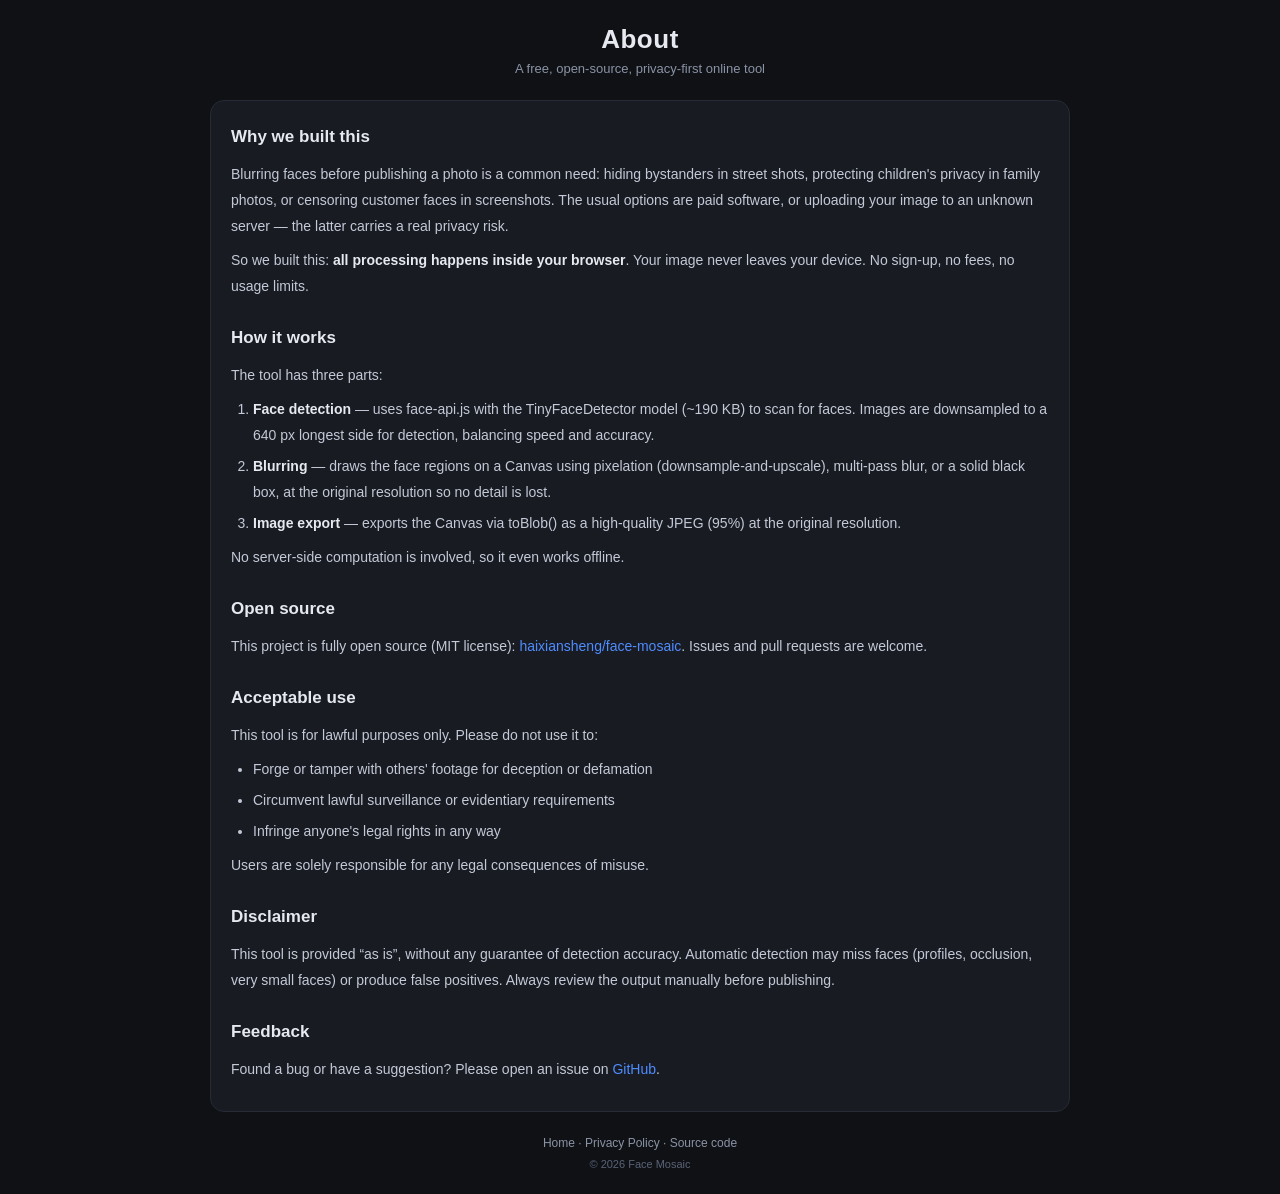
<file: en/about.html>
<!DOCTYPE html>
<html lang="en">
<head>
<meta charset="UTF-8">
<meta name="viewport" content="width=device-width, initial-scale=1.0">
<title>About · Face Mosaic Tool</title>
<meta name="description" content="About the Face Mosaic Tool: why we built it, how it works technically, and our open-source ethos.">
<link rel="alternate" hreflang="zh-CN" href="https://haixiansheng.github.io/face-mosaic/about.html" />
<link rel="alternate" hreflang="en" href="https://haixiansheng.github.io/face-mosaic/en/about.html" />
<link rel="stylesheet" href="../style.css">
<link rel="canonical" href="https://haixiansheng.github.io/face-mosaic/en/about.html" />
<link rel="alternate" hreflang="zh-CN" href="https://haixiansheng.github.io/face-mosaic/about.html" />
<link rel="alternate" hreflang="en" href="https://haixiansheng.github.io/face-mosaic/en/about.html" />
<link rel="icon" type="image/png" sizes="32x32" href="../favicon-32.png">
<link rel="icon" type="image/png" sizes="512x512" href="../favicon-512.png">
<link rel="apple-touch-icon" sizes="180x180" href="../apple-touch-icon.png">
<meta name="theme-color" content="#0b0d11">
<meta property="og:type" content="website">
<meta property="og:site_name" content="Free Online Image Tools">
<meta property="og:title" content="About · Face Mosaic Tool">
<meta property="og:description" content="About the Face Mosaic Tool: why we built it, how it works technically, and our open-source ethos.">
<meta property="og:url" content="https://haixiansheng.github.io/face-mosaic/en/about.html">
<meta property="og:image" content="https://haixiansheng.github.io/face-mosaic/og-en.png">
<meta property="og:image:width" content="1200">
<meta property="og:image:height" content="630">
<meta property="og:locale" content="en_US">
<meta name="twitter:card" content="summary_large_image">
<meta name="twitter:title" content="About · Face Mosaic Tool">
<meta name="twitter:description" content="About the Face Mosaic Tool: why we built it, how it works technically, and our open-source ethos.">
<meta name="twitter:image" content="https://haixiansheng.github.io/face-mosaic/og-en.png">
</head>
<body>
<div class="app">
  <header>
    <h1>About</h1>
    <p class="sub">A free, open-source, privacy-first online tool</p>
  </header>

  <section class="panel content">
    <h2>Why we built this</h2>
    <p>Blurring faces before publishing a photo is a common need: hiding bystanders in street
       shots, protecting children's privacy in family photos, or censoring customer faces in
       screenshots. The usual options are paid software, or uploading your image to an unknown
       server — the latter carries a real privacy risk.</p>
    <p>So we built this: <b>all processing happens inside your browser</b>. Your image never
       leaves your device. No sign-up, no fees, no usage limits.</p>

    <h2>How it works</h2>
    <p>The tool has three parts:</p>
    <ol>
      <li><b>Face detection</b> — uses face-api.js with the TinyFaceDetector model (~190 KB) to
          scan for faces. Images are downsampled to a 640 px longest side for detection,
          balancing speed and accuracy.</li>
      <li><b>Blurring</b> — draws the face regions on a Canvas using pixelation
          (downsample-and-upscale), multi-pass blur, or a solid black box, at the original
          resolution so no detail is lost.</li>
      <li><b>Image export</b> — exports the Canvas via toBlob() as a high-quality JPEG (95%) at the
          original resolution.</li>
    </ol>
    <p>No server-side computation is involved, so it even works offline.</p>

    <h2>Open source</h2>
    <p>This project is fully open source (MIT license):
       <a href="https://github.com/haixiansheng/face-mosaic" target="_blank" rel="noopener">haixiansheng/face-mosaic</a>.
       Issues and pull requests are welcome.</p>

    <h2>Acceptable use</h2>
    <p>This tool is for lawful purposes only. Please do not use it to:</p>
    <ul>
      <li>Forge or tamper with others' footage for deception or defamation</li>
      <li>Circumvent lawful surveillance or evidentiary requirements</li>
      <li>Infringe anyone's legal rights in any way</li>
    </ul>
    <p>Users are solely responsible for any legal consequences of misuse.</p>

    <h2>Disclaimer</h2>
    <p>This tool is provided “as is”, without any guarantee of detection accuracy.
       Automatic detection may miss faces (profiles, occlusion, very small faces) or produce
       false positives. Always review the output manually before publishing.</p>

    <h2>Feedback</h2>
    <p>Found a bug or have a suggestion? Please open an issue on
       <a href="https://github.com/haixiansheng/face-mosaic/issues" target="_blank" rel="noopener">GitHub</a>.</p>
  </section>

  <footer>
    <nav class="foot-nav">
      <a href="index.html">Home</a> ·
      <a href="privacy.html">Privacy Policy</a> ·
      <a href="https://github.com/haixiansheng/face-mosaic" target="_blank" rel="noopener">Source code</a>
    </nav>
    <p class="copy">© 2026 Face Mosaic</p>
  </footer>
</div>
</body>
</html>
</file>
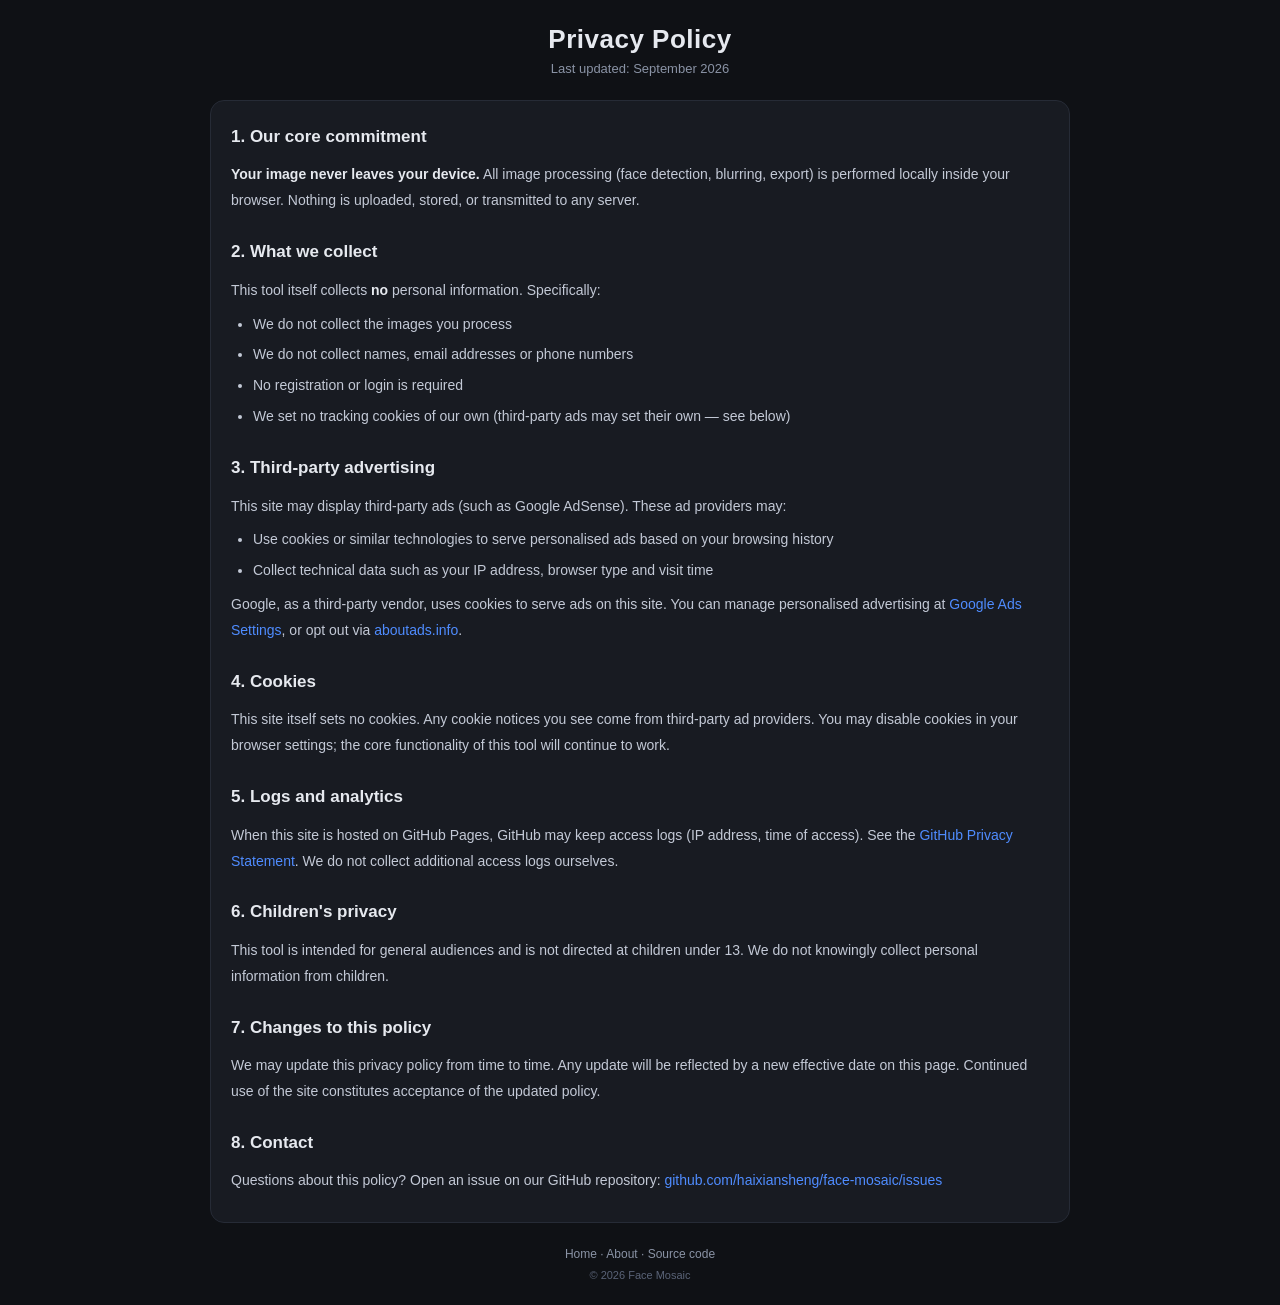
<file: en/privacy.html>
<!DOCTYPE html>
<html lang="en">
<head>
<meta charset="UTF-8">
<meta name="viewport" content="width=device-width, initial-scale=1.0">
<title>Privacy Policy · Face Mosaic Tool</title>
<meta name="description" content="Privacy policy for the Face Mosaic Tool. All video processing happens locally in your browser — your files are never uploaded.">
<link rel="alternate" hreflang="zh-CN" href="https://haixiansheng.github.io/face-mosaic/privacy.html" />
<link rel="alternate" hreflang="en" href="https://haixiansheng.github.io/face-mosaic/en/privacy.html" />
<link rel="stylesheet" href="../style.css">
<link rel="canonical" href="https://haixiansheng.github.io/face-mosaic/en/privacy.html" />
<link rel="alternate" hreflang="zh-CN" href="https://haixiansheng.github.io/face-mosaic/privacy.html" />
<link rel="alternate" hreflang="en" href="https://haixiansheng.github.io/face-mosaic/en/privacy.html" />
<link rel="icon" type="image/png" sizes="32x32" href="../favicon-32.png">
<link rel="icon" type="image/png" sizes="512x512" href="../favicon-512.png">
<link rel="apple-touch-icon" sizes="180x180" href="../apple-touch-icon.png">
<meta name="theme-color" content="#0b0d11">
<meta property="og:type" content="website">
<meta property="og:site_name" content="Free Online Image Tools">
<meta property="og:title" content="Privacy Policy · Face Mosaic Tool">
<meta property="og:description" content="Privacy policy for the Face Mosaic Tool. All video processing happens locally in your browser — your files are never uploaded.">
<meta property="og:url" content="https://haixiansheng.github.io/face-mosaic/en/privacy.html">
<meta property="og:image" content="https://haixiansheng.github.io/face-mosaic/og-en.png">
<meta property="og:image:width" content="1200">
<meta property="og:image:height" content="630">
<meta property="og:locale" content="en_US">
<meta name="twitter:card" content="summary_large_image">
<meta name="twitter:title" content="Privacy Policy · Face Mosaic Tool">
<meta name="twitter:description" content="Privacy policy for the Face Mosaic Tool. All video processing happens locally in your browser — your files are never uploaded.">
<meta name="twitter:image" content="https://haixiansheng.github.io/face-mosaic/og-en.png">
</head>
<body>
<div class="app">
  <header>
    <h1>Privacy Policy</h1>
    <p class="sub">Last updated: September 2026</p>
  </header>

  <section class="panel content">
    <h2>1. Our core commitment</h2>
    <p><b>Your image never leaves your device.</b> All image processing (face detection,
       blurring, export) is performed locally inside your browser. Nothing is uploaded,
       stored, or transmitted to any server.</p>

    <h2>2. What we collect</h2>
    <p>This tool itself collects <b>no</b> personal information. Specifically:</p>
    <ul>
      <li>We do not collect the images you process</li>
      <li>We do not collect names, email addresses or phone numbers</li>
      <li>No registration or login is required</li>
      <li>We set no tracking cookies of our own (third-party ads may set their own — see below)</li>
    </ul>

    <h2>3. Third-party advertising</h2>
    <p>This site may display third-party ads (such as Google AdSense). These ad providers may:</p>
    <ul>
      <li>Use cookies or similar technologies to serve personalised ads based on your browsing history</li>
      <li>Collect technical data such as your IP address, browser type and visit time</li>
    </ul>
    <p>Google, as a third-party vendor, uses cookies to serve ads on this site.
       You can manage personalised advertising at
       <a href="https://www.google.com/settings/ads" target="_blank" rel="noopener">Google Ads Settings</a>,
       or opt out via
       <a href="https://www.aboutads.info/choices/" target="_blank" rel="noopener">aboutads.info</a>.</p>

    <h2>4. Cookies</h2>
    <p>This site itself sets no cookies. Any cookie notices you see come from third-party ad
       providers. You may disable cookies in your browser settings; the core functionality of
       this tool will continue to work.</p>

    <h2>5. Logs and analytics</h2>
    <p>When this site is hosted on GitHub Pages, GitHub may keep access logs (IP address, time of
       access). See the
       <a href="https://docs.github.com/site-policy/privacy-policies/github-privacy-statement" target="_blank" rel="noopener">GitHub Privacy Statement</a>.
       We do not collect additional access logs ourselves.</p>

    <h2>6. Children's privacy</h2>
    <p>This tool is intended for general audiences and is not directed at children under 13.
       We do not knowingly collect personal information from children.</p>

    <h2>7. Changes to this policy</h2>
    <p>We may update this privacy policy from time to time. Any update will be reflected by a new
       effective date on this page. Continued use of the site constitutes acceptance of the
       updated policy.</p>

    <h2>8. Contact</h2>
    <p>Questions about this policy? Open an issue on our GitHub repository:
       <a href="https://github.com/haixiansheng/face-mosaic/issues" target="_blank" rel="noopener">github.com/haixiansheng/face-mosaic/issues</a></p>
  </section>

  <footer>
    <nav class="foot-nav">
      <a href="index.html">Home</a> ·
      <a href="about.html">About</a> ·
      <a href="https://github.com/haixiansheng/face-mosaic" target="_blank" rel="noopener">Source code</a>
    </nav>
    <p class="copy">© 2026 Face Mosaic</p>
  </footer>
</div>
</body>
</html>
</file>
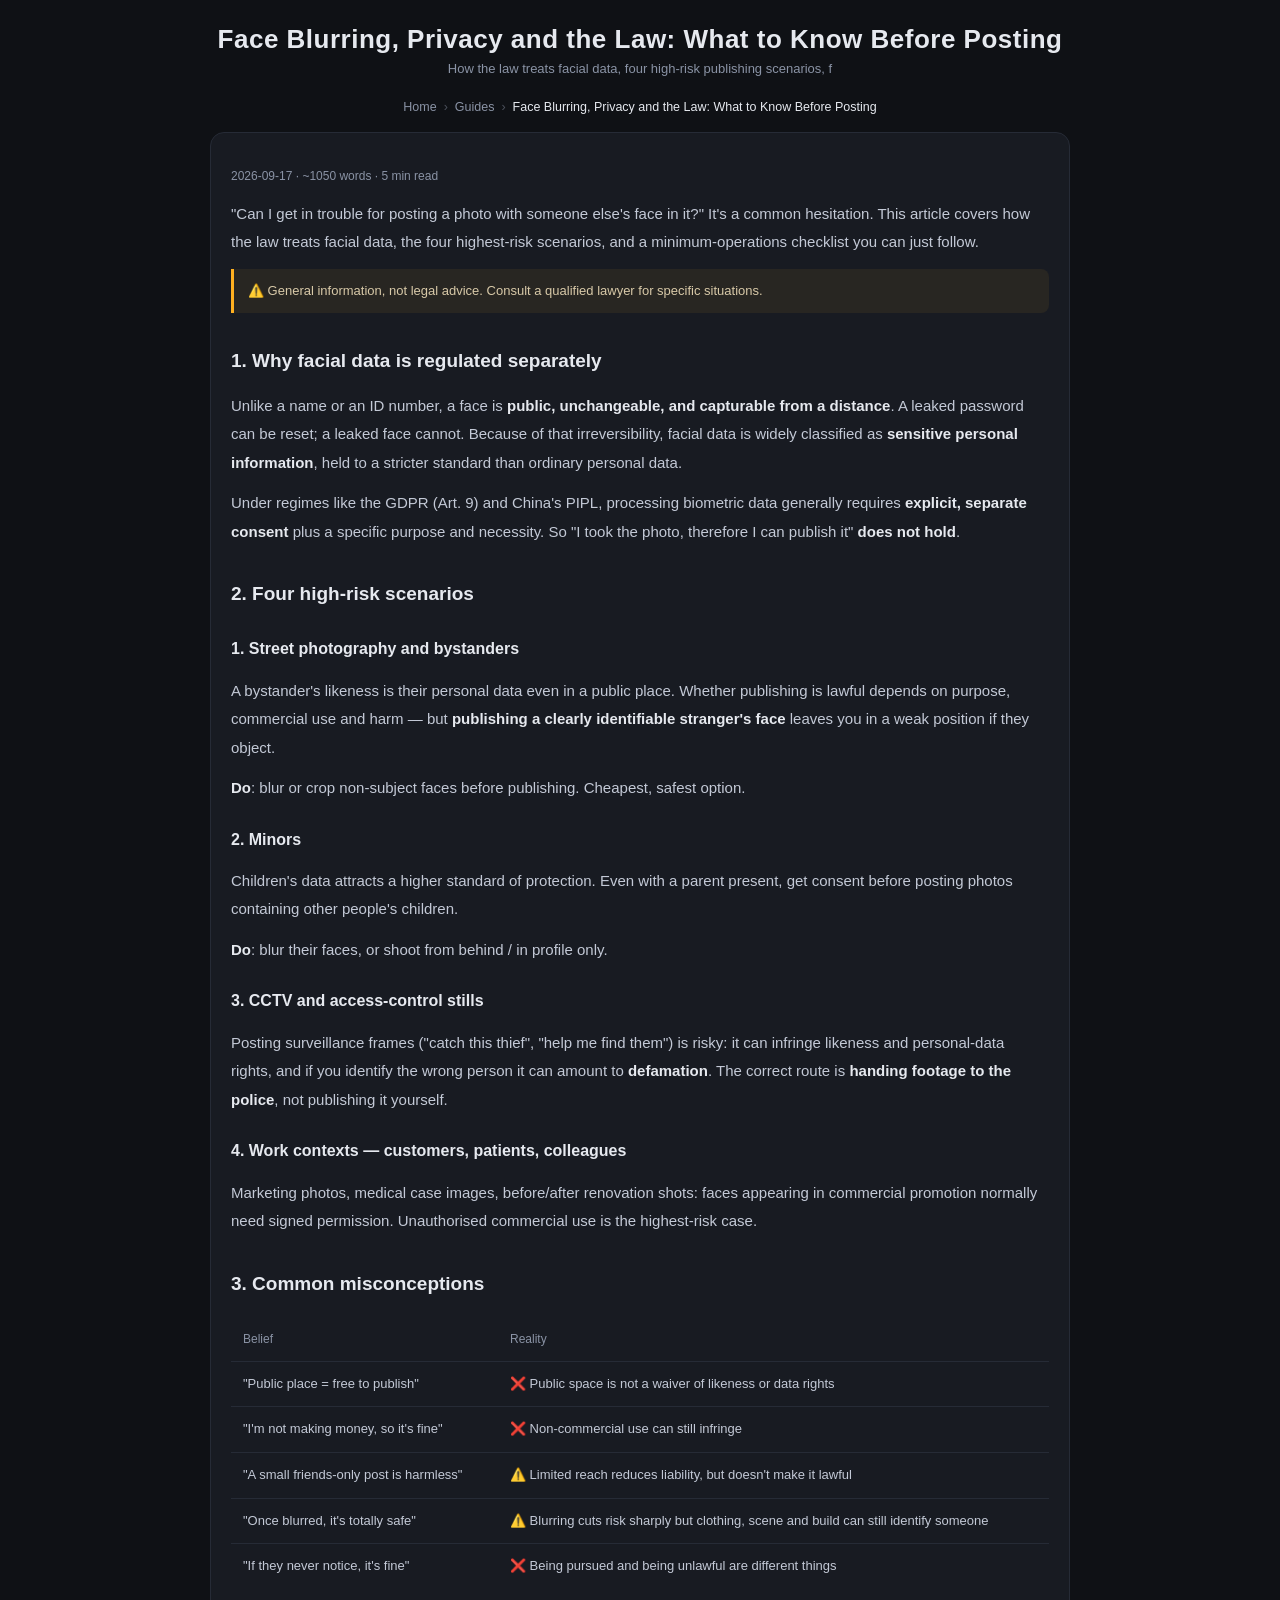
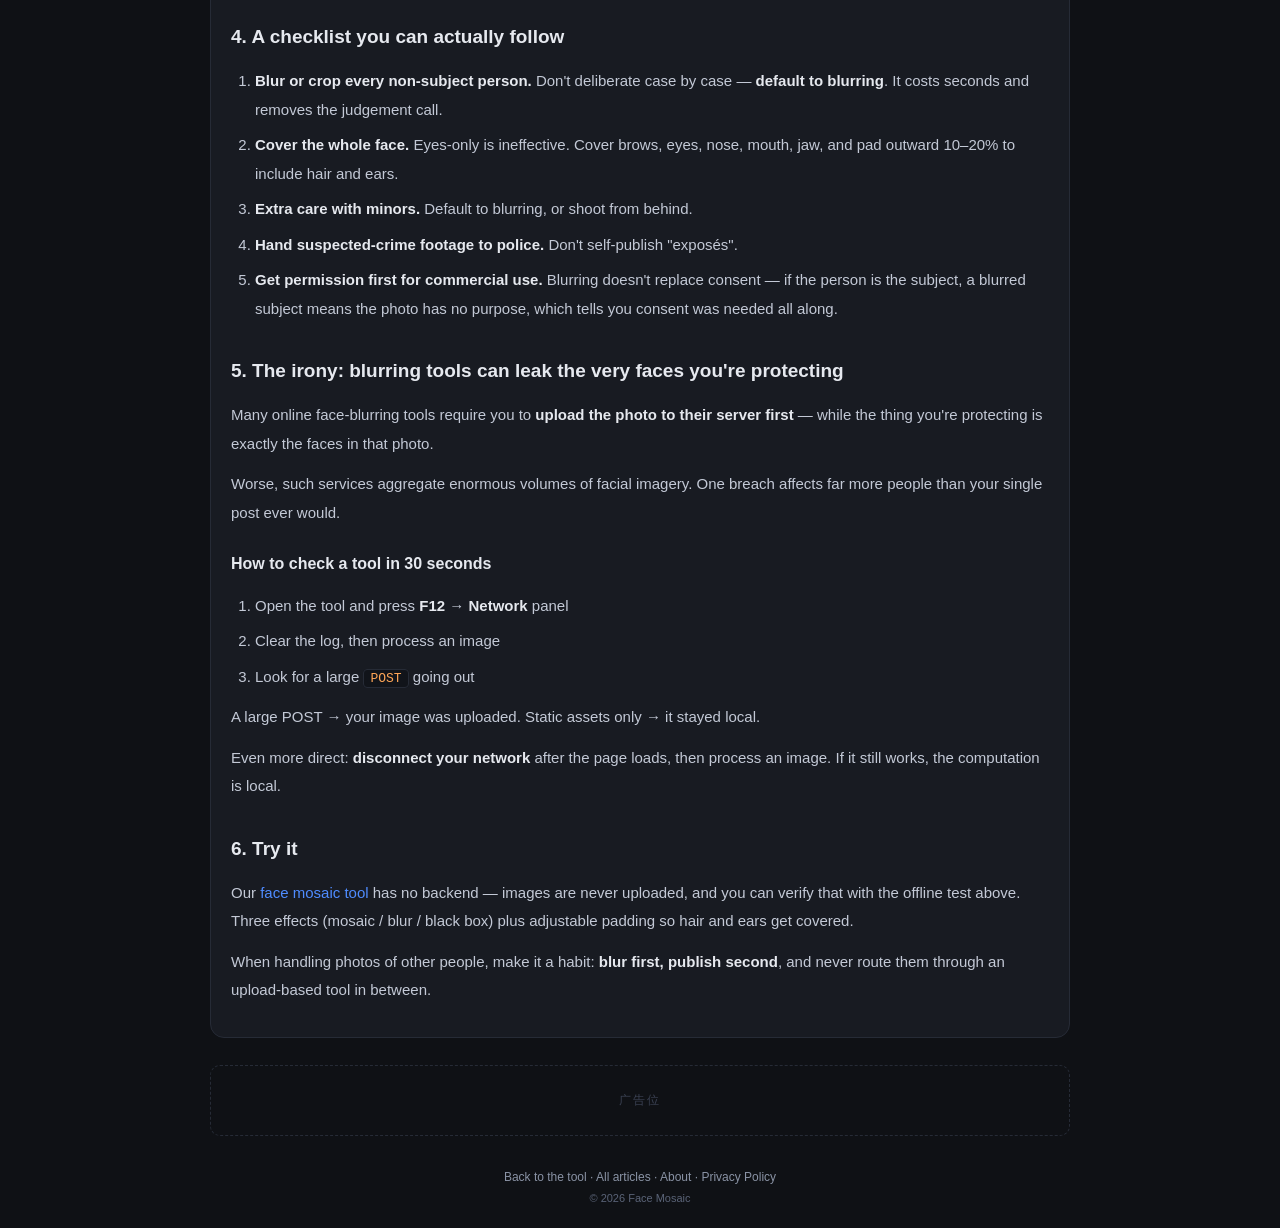
<file: en/blog/face-blur-law-and-privacy.html>
<!DOCTYPE html>
<html lang="en">
<head>
<meta charset="UTF-8">
<meta name="viewport" content="width=device-width, initial-scale=1.0">
<title>Face Blurring, Privacy and the Law: What to Know Before Posting · Face Mosaic Tool</title>
<meta name="description" content="How the law treats facial data, four high-risk publishing scenarios, five common misconceptions, and a minimum-operations checklist.">
<link rel="canonical" href="https://haixiansheng.github.io/face-mosaic/en/blog/face-blur-law-and-privacy.html" />
<link rel="stylesheet" href="../../style.css">
<link rel="icon" type="image/png" sizes="32x32" href="../../favicon-32.png">
<link rel="icon" type="image/png" sizes="512x512" href="../../favicon-512.png">
<link rel="apple-touch-icon" sizes="180x180" href="../../apple-touch-icon.png">
<meta name="theme-color" content="#0b0d11">
<meta property="og:type" content="website">
<meta property="og:site_name" content="Free Online Image Tools">
<meta property="og:title" content="Face Blurring, Privacy and the Law: What to Know Before Posting · Face Mosaic Tool">
<meta property="og:description" content="How the law treats facial data, four high-risk publishing scenarios, five common misconceptions, and a minimum-operations checklist.">
<meta property="og:url" content="https://haixiansheng.github.io/face-mosaic/en/blog/face-blur-law-and-privacy.html">
<meta property="og:image" content="https://haixiansheng.github.io/face-mosaic/og-en.png">
<meta property="og:image:width" content="1200">
<meta property="og:image:height" content="630">
<meta property="og:locale" content="en_US">
<meta name="twitter:card" content="summary_large_image">
<meta name="twitter:title" content="Face Blurring, Privacy and the Law: What to Know Before Posting · Face Mosaic Tool">
<meta name="twitter:description" content="How the law treats facial data, four high-risk publishing scenarios, five common misconceptions, and a minimum-operations checklist.">
<meta name="twitter:image" content="https://haixiansheng.github.io/face-mosaic/og-en.png">
<script type="application/ld+json">
{
  "@context": "https://schema.org",
  "@type": "BreadcrumbList",
  "itemListElement": [
    {
      "@type": "ListItem",
      "position": 1,
      "name": "Home",
      "item": "https://haixiansheng.github.io/face-mosaic/en/"
    },
    {
      "@type": "ListItem",
      "position": 2,
      "name": "Guides",
      "item": "https://haixiansheng.github.io/face-mosaic/en/blog/"
    },
    {
      "@type": "ListItem",
      "position": 3,
      "name": "Face Blurring, Privacy and the Law: What to Know Before Posting"
    }
  ]
}
</script>
</head>
<body>
<div class="app">
  <header>
    <h1>Face Blurring, Privacy and the Law: What to Know Before Posting</h1>
    <p class="sub">How the law treats facial data, four high-risk publishing scenarios, f</p>
  </header>

    <nav class="breadcrumb" aria-label="Breadcrumb">
      <a href="https://haixiansheng.github.io/face-mosaic/en/">Home</a><span class="sep">›</span><a href="https://haixiansheng.github.io/face-mosaic/en/blog/">Guides</a><span class="sep">›</span><span class="cur">Face Blurring, Privacy and the Law: What to Know Before Posting</span>
    </nav>

  <section class="panel content article">

    <p class="article-meta">2026-09-17 · ~1050 words · 5 min read</p>

    <p>"Can I get in trouble for posting a photo with someone else's face in it?" It's a common
       hesitation. This article covers how the law treats facial data, the four highest-risk
       scenarios, and a minimum-operations checklist you can just follow.</p>
    <p class="article-note">⚠️ General information, not legal advice. Consult a qualified
       lawyer for specific situations.</p>

    <h2>1. Why facial data is regulated separately</h2>
    <p>Unlike a name or an ID number, a face is <b>public, unchangeable, and capturable from a
       distance</b>. A leaked password can be reset; a leaked face cannot. Because of that
       irreversibility, facial data is widely classified as
       <b>sensitive personal information</b>, held to a stricter standard than ordinary
       personal data.</p>
    <p>Under regimes like the GDPR (Art. 9) and China's PIPL, processing biometric data
       generally requires <b>explicit, separate consent</b> plus a specific purpose and
       necessity. So "I took the photo, therefore I can publish it" <b>does not hold</b>.</p>

    <h2>2. Four high-risk scenarios</h2>

    <h3>1. Street photography and bystanders</h3>
    <p>A bystander's likeness is their personal data even in a public place. Whether publishing
       is lawful depends on purpose, commercial use and harm — but <b>publishing a clearly
       identifiable stranger's face</b> leaves you in a weak position if they object.</p>
    <p><b>Do</b>: blur or crop non-subject faces before publishing. Cheapest, safest option.</p>

    <h3>2. Minors</h3>
    <p>Children's data attracts a higher standard of protection. Even with a parent present,
       get consent before posting photos containing other people's children.</p>
    <p><b>Do</b>: blur their faces, or shoot from behind / in profile only.</p>

    <h3>3. CCTV and access-control stills</h3>
    <p>Posting surveillance frames ("catch this thief", "help me find them") is risky: it can
       infringe likeness and personal-data rights, and if you identify the wrong person it can
       amount to <b>defamation</b>. The correct route is <b>handing footage to the police</b>,
       not publishing it yourself.</p>

    <h3>4. Work contexts — customers, patients, colleagues</h3>
    <p>Marketing photos, medical case images, before/after renovation shots: faces appearing
       in commercial promotion normally need signed permission. Unauthorised commercial use is
       the highest-risk case.</p>

    <h2>3. Common misconceptions</h2>
    <table class="compare-table">
      <thead><tr><th>Belief</th><th>Reality</th></tr></thead>
      <tbody>
        <tr><td>"Public place = free to publish"</td><td>❌ Public space is not a waiver of likeness or data rights</td></tr>
        <tr><td>"I'm not making money, so it's fine"</td><td>❌ Non-commercial use can still infringe</td></tr>
        <tr><td>"A small friends-only post is harmless"</td><td>⚠️ Limited reach reduces liability, but doesn't make it lawful</td></tr>
        <tr><td>"Once blurred, it's totally safe"</td><td>⚠️ Blurring cuts risk sharply but clothing, scene and build can still identify someone</td></tr>
        <tr><td>"If they never notice, it's fine"</td><td>❌ Being pursued and being unlawful are different things</td></tr>
      </tbody>
    </table>

    <h2>4. A checklist you can actually follow</h2>
    <ol>
      <li><b>Blur or crop every non-subject person.</b> Don't deliberate case by case —
          <b>default to blurring</b>. It costs seconds and removes the judgement call.</li>
      <li><b>Cover the whole face.</b> Eyes-only is ineffective. Cover brows, eyes, nose, mouth,
          jaw, and pad outward 10–20% to include hair and ears.</li>
      <li><b>Extra care with minors.</b> Default to blurring, or shoot from behind.</li>
      <li><b>Hand suspected-crime footage to police.</b> Don't self-publish "exposés".</li>
      <li><b>Get permission first for commercial use.</b> Blurring doesn't replace consent —
          if the person is the subject, a blurred subject means the photo has no purpose,
          which tells you consent was needed all along.</li>
    </ol>

    <h2>5. The irony: blurring tools can leak the very faces you're protecting</h2>
    <p>Many online face-blurring tools require you to <b>upload the photo to their server
       first</b> — while the thing you're protecting is exactly the faces in that photo.</p>
    <p>Worse, such services aggregate enormous volumes of facial imagery. One breach affects
       far more people than your single post ever would.</p>

    <h3>How to check a tool in 30 seconds</h3>
    <ol>
      <li>Open the tool and press <b>F12</b> → <b>Network</b> panel</li>
      <li>Clear the log, then process an image</li>
      <li>Look for a large <code>POST</code> going out</li>
    </ol>
    <p>A large POST → your image was uploaded. Static assets only → it stayed local.</p>
    <p>Even more direct: <b>disconnect your network</b> after the page loads, then process an
       image. If it still works, the computation is local.</p>

    <h2>6. Try it</h2>
    <p>Our <a href="../index.html">face mosaic tool</a> has no backend — images are never
       uploaded, and you can verify that with the offline test above. Three effects
       (mosaic / blur / black box) plus adjustable padding so hair and ears get covered.</p>
    <p>When handling photos of other people, make it a habit: <b>blur first, publish second</b>,
       and never route them through an upload-based tool in between.</p>

  </section>
  <div class="ad-slot ad-bottom"></div>
  <footer>
    <nav class="foot-nav">
      <a href="../index.html">Back to the tool</a> ·
      <a href="index.html">All articles</a> ·
      <a href="../about.html">About</a> ·
      <a href="../privacy.html">Privacy Policy</a>
    </nav>
    <p class="copy">© 2026 Face Mosaic</p>
  </footer>
</div>
</body>
</html>
</file>
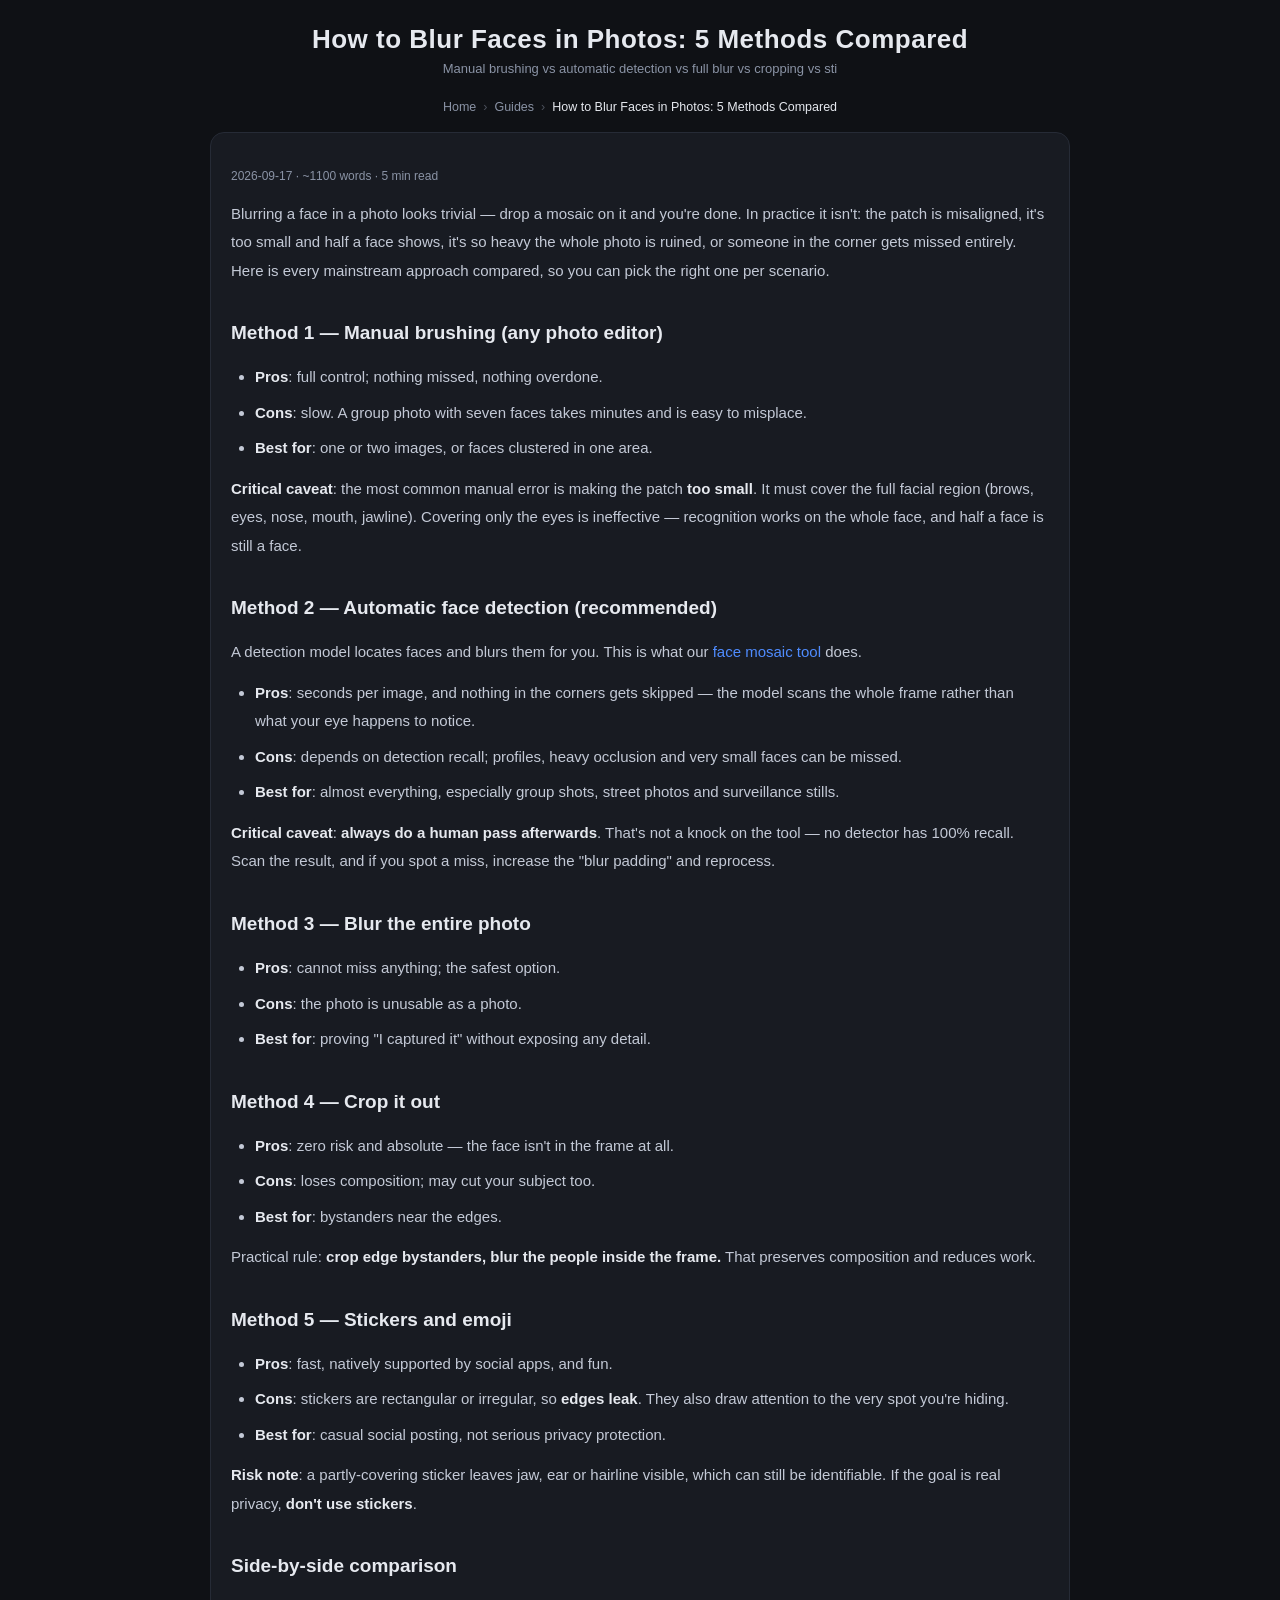
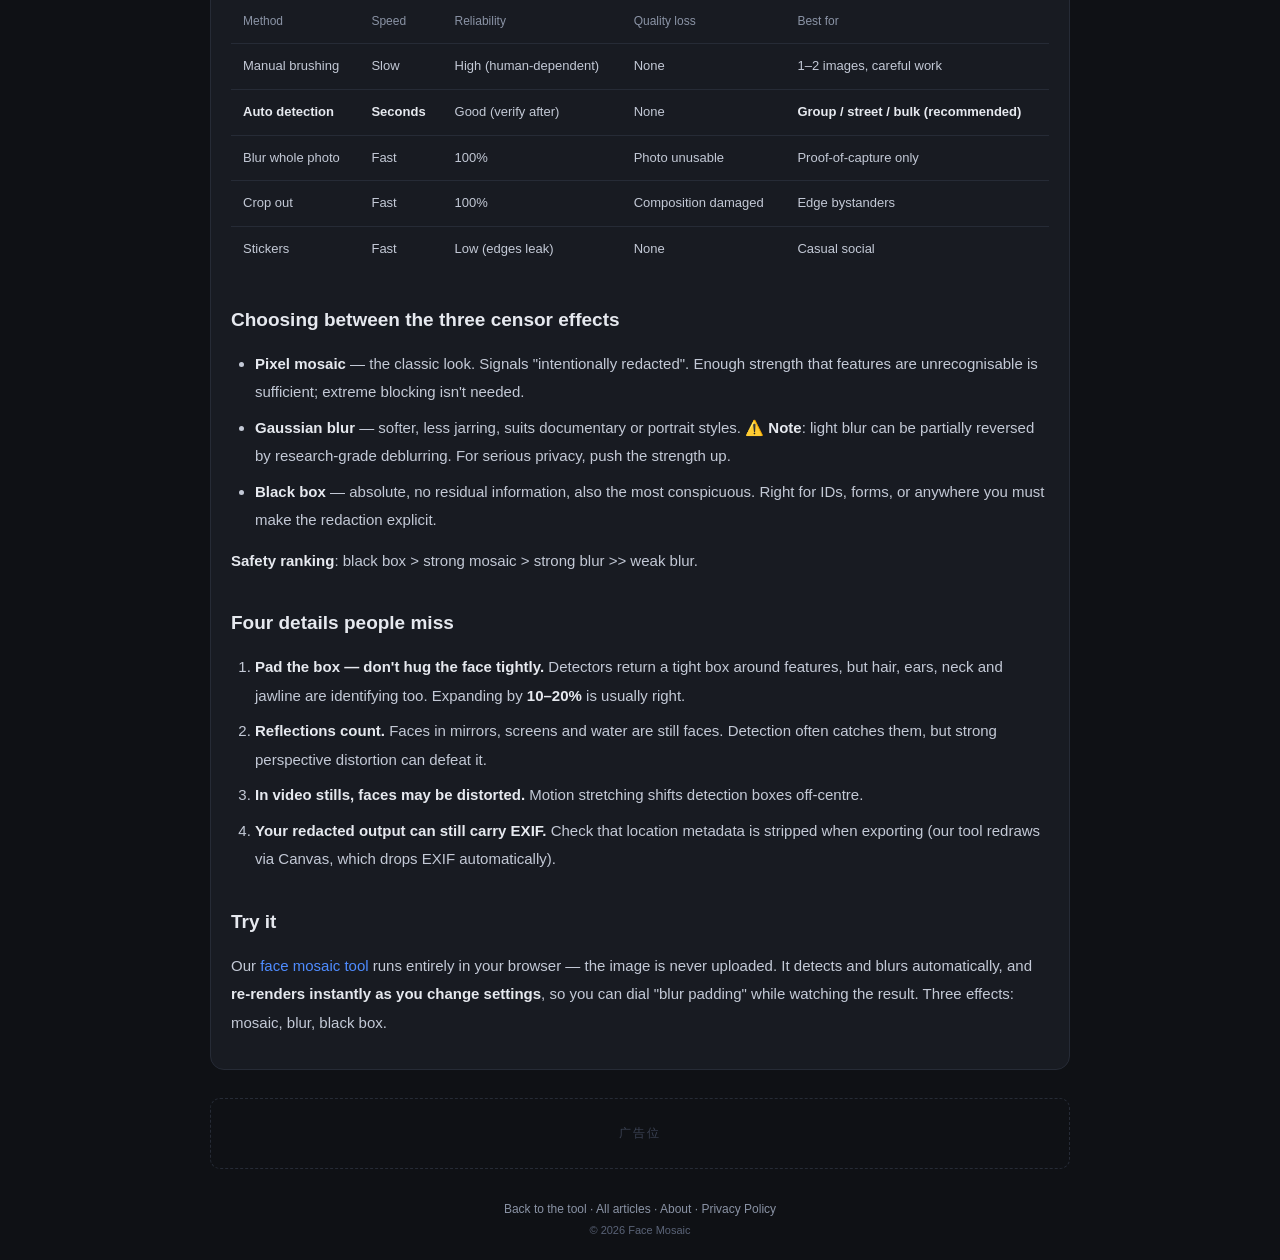
<file: en/blog/how-to-blur-faces.html>
<!DOCTYPE html>
<html lang="en">
<head>
<meta charset="UTF-8">
<meta name="viewport" content="width=device-width, initial-scale=1.0">
<title>How to Blur Faces in Photos: 5 Methods Compared · Face Mosaic Tool</title>
<meta name="description" content="Manual brushing vs automatic detection vs full blur vs cropping vs stickers — speed, reliability and best use for each, plus how to choose between mosaic, blur and black box.">
<link rel="canonical" href="https://haixiansheng.github.io/face-mosaic/en/blog/how-to-blur-faces.html" />
<link rel="stylesheet" href="../../style.css">
<link rel="icon" type="image/png" sizes="32x32" href="../../favicon-32.png">
<link rel="icon" type="image/png" sizes="512x512" href="../../favicon-512.png">
<link rel="apple-touch-icon" sizes="180x180" href="../../apple-touch-icon.png">
<meta name="theme-color" content="#0b0d11">
<meta property="og:type" content="website">
<meta property="og:site_name" content="Free Online Image Tools">
<meta property="og:title" content="How to Blur Faces in Photos: 5 Methods Compared · Face Mosaic Tool">
<meta property="og:description" content="Manual brushing vs automatic detection vs full blur vs cropping vs stickers — speed, reliability and best use for each, plus how to choose between mosaic, blur and black box.">
<meta property="og:url" content="https://haixiansheng.github.io/face-mosaic/en/blog/how-to-blur-faces.html">
<meta property="og:image" content="https://haixiansheng.github.io/face-mosaic/og-en.png">
<meta property="og:image:width" content="1200">
<meta property="og:image:height" content="630">
<meta property="og:locale" content="en_US">
<meta name="twitter:card" content="summary_large_image">
<meta name="twitter:title" content="How to Blur Faces in Photos: 5 Methods Compared · Face Mosaic Tool">
<meta name="twitter:description" content="Manual brushing vs automatic detection vs full blur vs cropping vs stickers — speed, reliability and best use for each, plus how to choose between mosaic, blur and black box.">
<meta name="twitter:image" content="https://haixiansheng.github.io/face-mosaic/og-en.png">
<script type="application/ld+json">
{
  "@context": "https://schema.org",
  "@type": "BreadcrumbList",
  "itemListElement": [
    {
      "@type": "ListItem",
      "position": 1,
      "name": "Home",
      "item": "https://haixiansheng.github.io/face-mosaic/en/"
    },
    {
      "@type": "ListItem",
      "position": 2,
      "name": "Guides",
      "item": "https://haixiansheng.github.io/face-mosaic/en/blog/"
    },
    {
      "@type": "ListItem",
      "position": 3,
      "name": "How to Blur Faces in Photos: 5 Methods Compared"
    }
  ]
}
</script>
</head>
<body>
<div class="app">
  <header>
    <h1>How to Blur Faces in Photos: 5 Methods Compared</h1>
    <p class="sub">Manual brushing vs automatic detection vs full blur vs cropping vs sti</p>
  </header>

    <nav class="breadcrumb" aria-label="Breadcrumb">
      <a href="https://haixiansheng.github.io/face-mosaic/en/">Home</a><span class="sep">›</span><a href="https://haixiansheng.github.io/face-mosaic/en/blog/">Guides</a><span class="sep">›</span><span class="cur">How to Blur Faces in Photos: 5 Methods Compared</span>
    </nav>

  <section class="panel content article">

    <p class="article-meta">2026-09-17 · ~1100 words · 5 min read</p>

    <p>Blurring a face in a photo looks trivial — drop a mosaic on it and you're done. In
       practice it isn't: the patch is misaligned, it's too small and half a face shows,
       it's so heavy the whole photo is ruined, or someone in the corner gets missed entirely.
       Here is every mainstream approach compared, so you can pick the right one per scenario.</p>

    <h2>Method 1 — Manual brushing (any photo editor)</h2>
    <ul>
      <li><b>Pros</b>: full control; nothing missed, nothing overdone.</li>
      <li><b>Cons</b>: slow. A group photo with seven faces takes minutes and is easy to misplace.</li>
      <li><b>Best for</b>: one or two images, or faces clustered in one area.</li>
    </ul>
    <p><b>Critical caveat</b>: the most common manual error is making the patch
       <b>too small</b>. It must cover the full facial region (brows, eyes, nose, mouth, jawline).
       Covering only the eyes is ineffective — recognition works on the whole face, and half a
       face is still a face.</p>

    <h2>Method 2 — Automatic face detection (recommended)</h2>
    <p>A detection model locates faces and blurs them for you. This is what our
       <a href="../index.html">face mosaic tool</a> does.</p>
    <ul>
      <li><b>Pros</b>: seconds per image, and nothing in the corners gets skipped — the model
          scans the whole frame rather than what your eye happens to notice.</li>
      <li><b>Cons</b>: depends on detection recall; profiles, heavy occlusion and very small
          faces can be missed.</li>
      <li><b>Best for</b>: almost everything, especially group shots, street photos and
          surveillance stills.</li>
    </ul>
    <p><b>Critical caveat</b>: <b>always do a human pass afterwards</b>. That's not a knock on
       the tool — no detector has 100% recall. Scan the result, and if you spot a miss,
       increase the "blur padding" and reprocess.</p>

    <h2>Method 3 — Blur the entire photo</h2>
    <ul>
      <li><b>Pros</b>: cannot miss anything; the safest option.</li>
      <li><b>Cons</b>: the photo is unusable as a photo.</li>
      <li><b>Best for</b>: proving "I captured it" without exposing any detail.</li>
    </ul>

    <h2>Method 4 — Crop it out</h2>
    <ul>
      <li><b>Pros</b>: zero risk and absolute — the face isn't in the frame at all.</li>
      <li><b>Cons</b>: loses composition; may cut your subject too.</li>
      <li><b>Best for</b>: bystanders near the edges.</li>
    </ul>
    <p>Practical rule: <b>crop edge bystanders, blur the people inside the frame.</b>
       That preserves composition and reduces work.</p>

    <h2>Method 5 — Stickers and emoji</h2>
    <ul>
      <li><b>Pros</b>: fast, natively supported by social apps, and fun.</li>
      <li><b>Cons</b>: stickers are rectangular or irregular, so <b>edges leak</b>. They also
          draw attention to the very spot you're hiding.</li>
      <li><b>Best for</b>: casual social posting, not serious privacy protection.</li>
    </ul>
    <p><b>Risk note</b>: a partly-covering sticker leaves jaw, ear or hairline visible, which
       can still be identifiable. If the goal is real privacy, <b>don't use stickers</b>.</p>

    <h2>Side-by-side comparison</h2>
    <table class="compare-table">
      <thead>
        <tr><th>Method</th><th>Speed</th><th>Reliability</th><th>Quality loss</th><th>Best for</th></tr>
      </thead>
      <tbody>
        <tr><td>Manual brushing</td><td>Slow</td><td>High (human-dependent)</td><td>None</td><td>1–2 images, careful work</td></tr>
        <tr><td><b>Auto detection</b></td><td><b>Seconds</b></td><td>Good (verify after)</td><td>None</td><td><b>Group / street / bulk (recommended)</b></td></tr>
        <tr><td>Blur whole photo</td><td>Fast</td><td>100%</td><td>Photo unusable</td><td>Proof-of-capture only</td></tr>
        <tr><td>Crop out</td><td>Fast</td><td>100%</td><td>Composition damaged</td><td>Edge bystanders</td></tr>
        <tr><td>Stickers</td><td>Fast</td><td>Low (edges leak)</td><td>None</td><td>Casual social</td></tr>
      </tbody>
    </table>

    <h2>Choosing between the three censor effects</h2>
    <ul>
      <li><b>Pixel mosaic</b> — the classic look. Signals "intentionally redacted". Enough
          strength that features are unrecognisable is sufficient; extreme blocking isn't needed.</li>
      <li><b>Gaussian blur</b> — softer, less jarring, suits documentary or portrait styles.
          ⚠️ <b>Note</b>: light blur can be partially reversed by research-grade
          deblurring. For serious privacy, push the strength up.</li>
      <li><b>Black box</b> — absolute, no residual information, also the most conspicuous.
          Right for IDs, forms, or anywhere you must make the redaction explicit.</li>
    </ul>
    <p><b>Safety ranking</b>: black box &gt; strong mosaic &gt; strong blur &gt;&gt; weak blur.</p>

    <h2>Four details people miss</h2>
    <ol>
      <li><b>Pad the box — don't hug the face tightly.</b> Detectors return a tight box around
          features, but hair, ears, neck and jawline are identifying too. Expanding by
          <b>10–20%</b> is usually right.</li>
      <li><b>Reflections count.</b> Faces in mirrors, screens and water are still faces.
          Detection often catches them, but strong perspective distortion can defeat it.</li>
      <li><b>In video stills, faces may be distorted.</b> Motion stretching shifts detection
          boxes off-centre.</li>
      <li><b>Your redacted output can still carry EXIF.</b> Check that location metadata is
          stripped when exporting (our tool redraws via Canvas, which drops EXIF
          automatically).</li>
    </ol>

    <h2>Try it</h2>
    <p>Our <a href="../index.html">face mosaic tool</a> runs entirely in your browser — the image
       is never uploaded. It detects and blurs automatically, and
       <b>re-renders instantly as you change settings</b>, so you can dial "blur padding" while
       watching the result. Three effects: mosaic, blur, black box.</p>

  </section>
  <div class="ad-slot ad-bottom"></div>
  <footer>
    <nav class="foot-nav">
      <a href="../index.html">Back to the tool</a> ·
      <a href="index.html">All articles</a> ·
      <a href="../about.html">About</a> ·
      <a href="../privacy.html">Privacy Policy</a>
    </nav>
    <p class="copy">© 2026 Face Mosaic</p>
  </footer>
</div>
</body>
</html>
</file>
<file: style.css>
:root {
  --bg: #0f1115;
  --card: #181b22;
  --border: #262b36;
  --text: #e6e9ef;
  --muted: #8a93a5;
  --primary: #4f8cff;
  --primary-hover: #3d7bf0;
  --success: #2ecc71;
}
* { box-sizing: border-box; margin: 0; padding: 0; }
body {
  font-family: -apple-system, "Segoe UI", "Microsoft YaHei", sans-serif;
  background: var(--bg);
  color: var(--text);
  min-height: 100vh;
  padding: 24px 16px;
}
.app { max-width: 860px; margin: 0 auto; }
header { text-align: center; margin-bottom: 24px; }
h1 { font-size: 26px; font-weight: 700; letter-spacing: .5px; }
.sub { color: var(--muted); font-size: 13px; margin-top: 6px; }
.panel {
  background: var(--card);
  border: 1px solid var(--border);
  border-radius: 14px;
  padding: 20px;
  margin-bottom: 18px;
}
.hidden { display: none !important; }
.drop-zone {
  border: 2px dashed var(--border);
  border-radius: 12px;
  padding: 52px 20px;
  text-align: center;
  cursor: pointer;
  transition: all .2s;
}
.drop-zone:hover, .drop-zone.dragover {
  border-color: var(--primary);
  background: rgba(79, 140, 255, .06);
}
.drop-icon { font-size: 44px; margin-bottom: 12px; }
.hint { color: var(--muted); font-size: 12px; margin-top: 8px; }
video { width: 100%; border-radius: 10px; background: #000; display: block; }
.controls {
  display: grid;
  grid-template-columns: repeat(auto-fit, minmax(200px, 1fr));
  gap: 14px;
  margin: 18px 0;
}
.ctrl { display: flex; flex-direction: column; gap: 8px; font-size: 13px; color: var(--muted); }
.ctrl b { color: var(--primary); font-weight: 600; }
input[type=range] { width: 100%; accent-color: var(--primary); }
select {
  background: #12141a; color: var(--text);
  border: 1px solid var(--border); border-radius: 8px;
  padding: 8px 10px; font-size: 13px;
}
.actions { display: flex; gap: 12px; flex-wrap: wrap; margin-top: 16px; }
.btn {
  padding: 11px 22px;
  border-radius: 9px;
  border: 1px solid var(--border);
  background: #12141a;
  color: var(--text);
  font-size: 14px;
  cursor: pointer;
  transition: all .15s;
  text-decoration: none;
  display: inline-block;
}
.btn:hover:not(:disabled) { border-color: var(--primary); }
.btn:disabled { opacity: .45; cursor: not-allowed; }
.btn.primary { background: var(--primary); border-color: var(--primary); color: #fff; font-weight: 600; }
.btn.primary:hover { background: var(--primary-hover); }
.progress-wrap { margin-top: 16px; }
.progress-bar { height: 8px; background: #12141a; border-radius: 5px; overflow: hidden; }
#progressFill {
  height: 100%; width: 0%;
  background: linear-gradient(90deg, var(--primary), var(--success));
  transition: width .2s;
}
#progressText { font-size: 13px; color: var(--muted); margin-top: 8px; }
footer { text-align: center; color: var(--muted); font-size: 12px; margin-top: 24px; }
h2 { font-size: 18px; margin-bottom: 14px; }

/* ===== 广告位 ===== */
.ad-slot {
  margin: 18px 0;
  min-height: 90px;          /* 预留高度，避免广告加载时页面跳动 */
  border-radius: 12px;
  display: flex;
  align-items: center;
  justify-content: center;
  overflow: hidden;
}
/* 未放广告时显示淡色占位（审核通过后可删掉这段） */
.ad-slot:empty::after {
  content: "广告位";
  color: #3a4152;
  font-size: 12px;
  letter-spacing: 2px;
  border: 1px dashed #262b36;
  border-radius: 10px;
  padding: 26px 60px;
  width: 100%;
  text-align: center;
}
.ad-top { min-height: 100px; }
.ad-mid { min-height: 250px; }
.ad-bottom { min-height: 90px; }

/* ===== 内容区（SEO / 过审用）===== */
.content { font-size: 14px; line-height: 1.85; color: #c3c9d6; }
.content h2 { margin: 22px 0 10px; color: var(--text); font-size: 17px; }
.content h2:first-child { margin-top: 0; }
.content h3 { margin: 18px 0 8px; color: var(--text); font-size: 15px; }
.content p { margin: 8px 0; }
.content ol, .content ul { margin: 8px 0 8px 22px; }
.content li { margin: 5px 0; }
.content a { color: var(--primary); text-decoration: none; }
.content a:hover { text-decoration: underline; }
.content b { color: var(--text); }

/* ===== 页脚导航 ===== */
.foot-nav { margin-top: 10px; font-size: 12px; }
.foot-nav a { color: var(--muted); text-decoration: none; }
.foot-nav a:hover { color: var(--primary); }
.copy { margin-top: 8px; font-size: 11px; color: #5a6377; }

/* ===== 语言切换 ===== */
.lang-switch { margin-top: 10px; font-size: 12px; }
.lang-switch a {
  color: var(--muted);
  text-decoration: none;
  border: 1px solid var(--border);
  border-radius: 20px;
  padding: 4px 14px;
  transition: all .15s;
}
.lang-switch a:hover { color: var(--primary); border-color: var(--primary); }

/* ===== 卖点：信任徽章 ===== */
.trust-badges {
  display: flex;
  flex-wrap: wrap;
  gap: 8px;
  justify-content: center;
  margin: 0 0 18px;
}
.trust-badges span {
  font-size: 12px;
  color: #9fb0cc;
  background: rgba(79, 140, 255, .08);
  border: 1px solid rgba(79, 140, 255, .22);
  border-radius: 20px;
  padding: 5px 14px;
  white-space: nowrap;
}

/* ===== 卖点：特性卡片 ===== */
.features {
  display: grid;
  grid-template-columns: repeat(auto-fit, minmax(240px, 1fr));
  gap: 14px;
  margin: 18px 0;
}
.feature {
  background: var(--card);
  border: 1px solid var(--border);
  border-radius: 14px;
  padding: 18px;
  transition: border-color .18s, transform .18s;
}
.feature:hover { border-color: rgba(79, 140, 255, .45); transform: translateY(-2px); }
.feature .f-icon { font-size: 26px; margin-bottom: 8px; }
.feature h3 {
  font-size: 15px;
  margin: 0 0 6px;
  color: var(--text);
  font-weight: 600;
}
.feature p { font-size: 13px; color: var(--muted); line-height: 1.7; margin: 0; }
.feature.hero {
  border-color: rgba(46, 204, 113, .4);
  background: linear-gradient(160deg, rgba(46, 204, 113, .07), var(--card));
}
.feature.hero h3 { color: var(--success); }

/* ===== 卖点：对比表 ===== */
.section-title {
  text-align: center;
  font-size: 19px;
  font-weight: 700;
  margin: 26px 0 4px;
}
.section-sub {
  text-align: center;
  font-size: 13px;
  color: var(--muted);
  margin-bottom: 14px;
}
.compare-table { width: 100%; border-collapse: collapse; font-size: 13px; margin: 14px 0; }
.compare-table th, .compare-table td {
  padding: 10px 12px;
  border-bottom: 1px solid var(--border);
  text-align: left;
}
.compare-table th { color: var(--muted); font-weight: 500; font-size: 12px; }
.compare-table td { color: #c3c9d6; }
.compare-table td.us { color: var(--success); font-weight: 600; }
.compare-table tr:last-child td { border-bottom: none; }

/* ===== 图片画布 ===== */
.canvas-wrap {
  border-radius: 10px;
  overflow: hidden;
  background: #0b0d11;
  display: flex;
  justify-content: center;
}
#resultCanvas { max-width: 100%; height: auto; display: block; }
.face-info {
  text-align: center;
  font-size: 13px;
  color: var(--primary);
  margin: 12px 0 0;
  min-height: 20px;
}


/* ===== 文章页 ===== */
.article { font-size: 15px; line-height: 1.9; }
.article h2 { font-size: 19px; margin: 30px 0 12px; color: var(--text); }
.article h3 { font-size: 16px; margin: 22px 0 8px; color: var(--text); }
.article p { margin: 12px 0; }
.article ul, .article ol { margin: 12px 0 12px 24px; }
.article li { margin: 7px 0; }
.article code {
  background: #11141a; border: 1px solid var(--border);
  border-radius: 4px; padding: 1px 6px; font-size: 13px; color: #ffa657;
}
.article-meta { font-size: 12px; color: var(--muted); margin-bottom: 20px; }
.article-note {
  background: rgba(255, 176, 32, .07);
  border-left: 3px solid #ffb020;
  border-radius: 0 8px 8px 0;
  padding: 10px 14px;
  font-size: 13px;
  color: #d8c9a8;
  margin: 16px 0;
}
.article .compare-table { margin: 16px 0; }

/* ===== 卡片列表（博客首页）===== */
.cards {
  display: grid;
  grid-template-columns: repeat(auto-fit, minmax(280px, 1fr));
  gap: 14px;
  margin: 18px 0;
}
.card {
  display: block;
  background: var(--card);
  border: 1px solid var(--border);
  border-radius: 14px;
  padding: 20px;
  text-decoration: none;
  transition: border-color .18s, transform .18s;
}
.card:hover { border-color: rgba(79, 140, 255, .5); transform: translateY(-2px); }
.card h3 { margin: 0 0 8px; font-size: 16px; color: var(--text); }
.card p { margin: 0 0 12px; font-size: 13px; color: var(--muted); line-height: 1.7; }
.card-meta { font-size: 11px; color: #5a6377; }


/* ===== 工具导航卡片（404 页 / 交叉推广用） ===== */
.tool-grid {
  display: grid;
  grid-template-columns: repeat(auto-fit, minmax(200px, 1fr));
  gap: 14px;
  margin: 18px 0;
}
.tool-card {
  display: block;
  background: var(--card);
  border: 1px solid var(--border);
  border-radius: 14px;
  padding: 20px 18px;
  text-decoration: none;
  text-align: center;
  transition: border-color .18s, transform .18s;
}
.tool-card:hover {
  border-color: rgba(79, 140, 255, .55);
  transform: translateY(-3px);
}
.tool-card .tc-icon { font-size: 30px; margin-bottom: 10px; }
.tool-card h3 { margin: 0 0 8px; font-size: 15px; color: var(--text); }
.tool-card .tc-link { font-size: 12px; color: var(--primary); font-weight: 600; }


/* ===== 面包屑 ===== */
.breadcrumb {
  font-size: 12.5px;
  color: var(--muted);
  margin: 0 0 18px;
  text-align: center;
}
.breadcrumb a { color: var(--muted); text-decoration: none; }
.breadcrumb a:hover { color: var(--primary); }
.breadcrumb .sep { margin: 0 7px; opacity: .5; }
.breadcrumb .cur { color: var(--text); }
</file>
